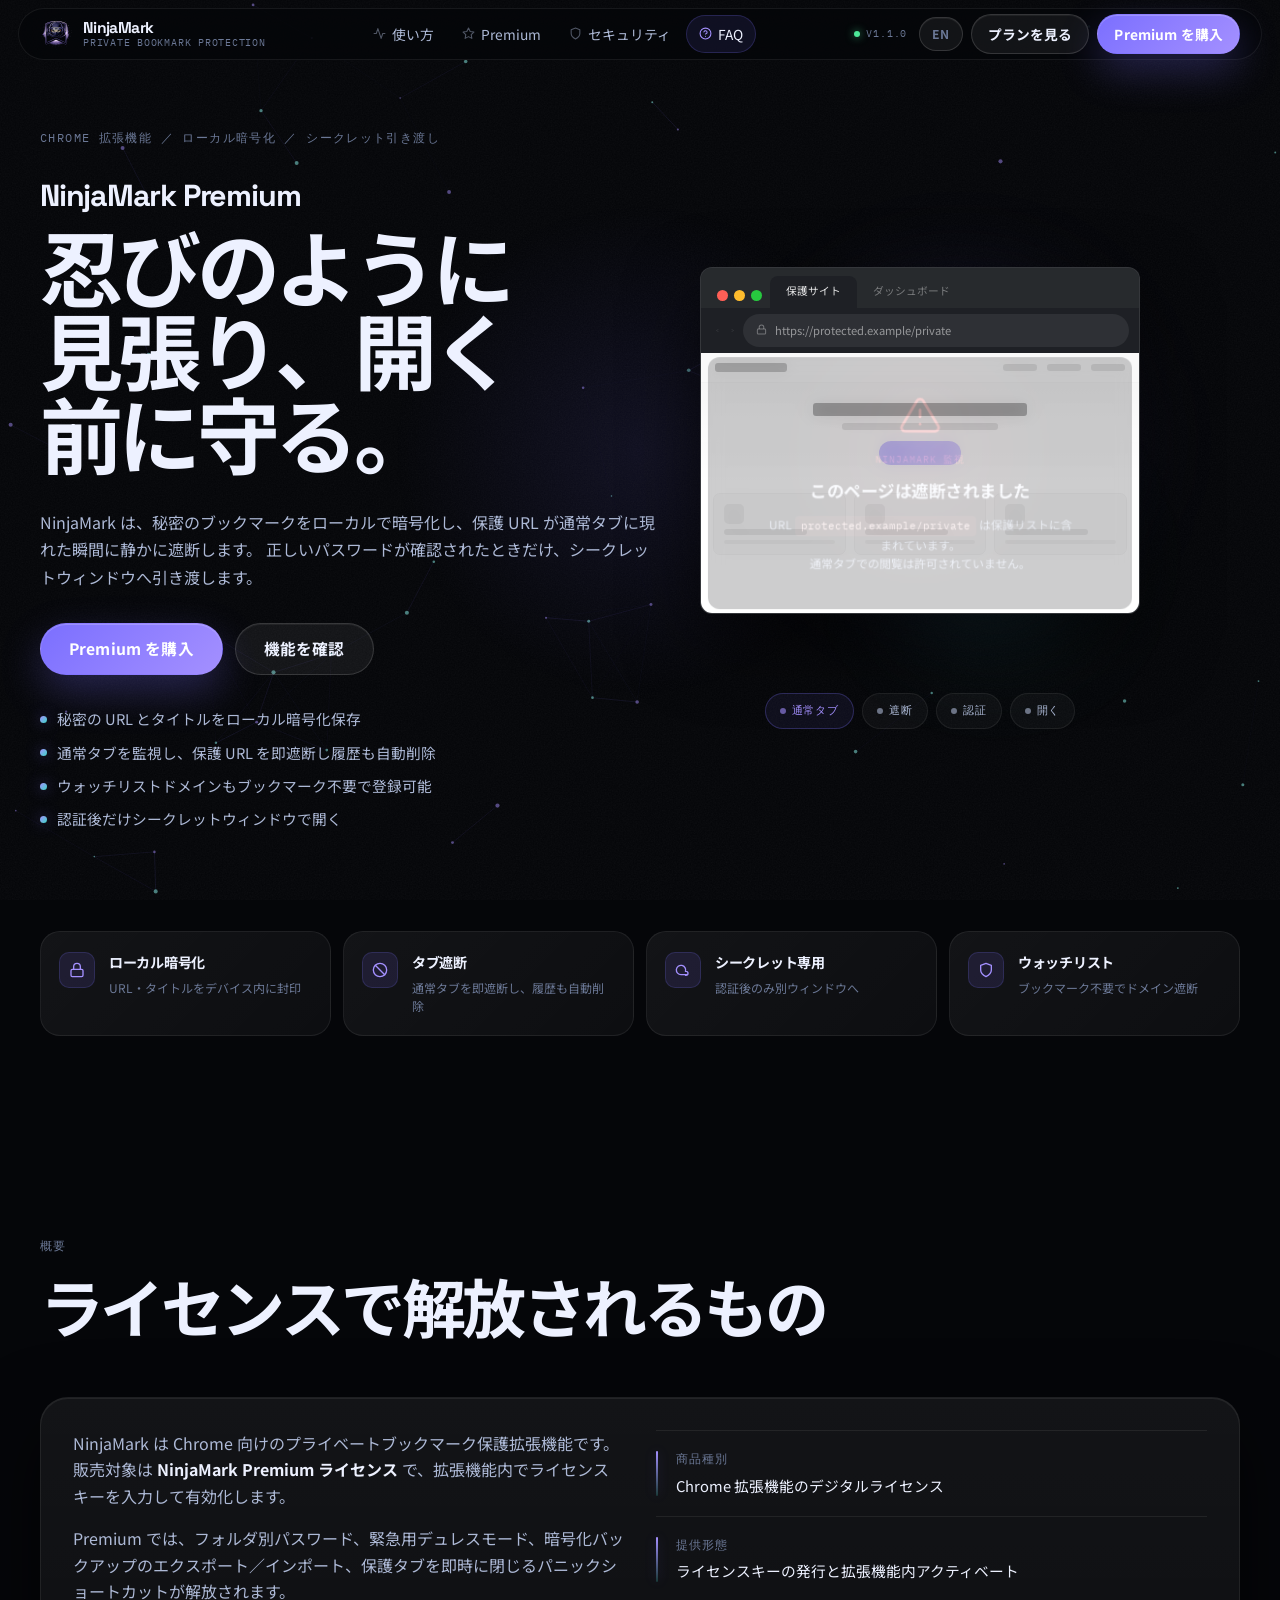
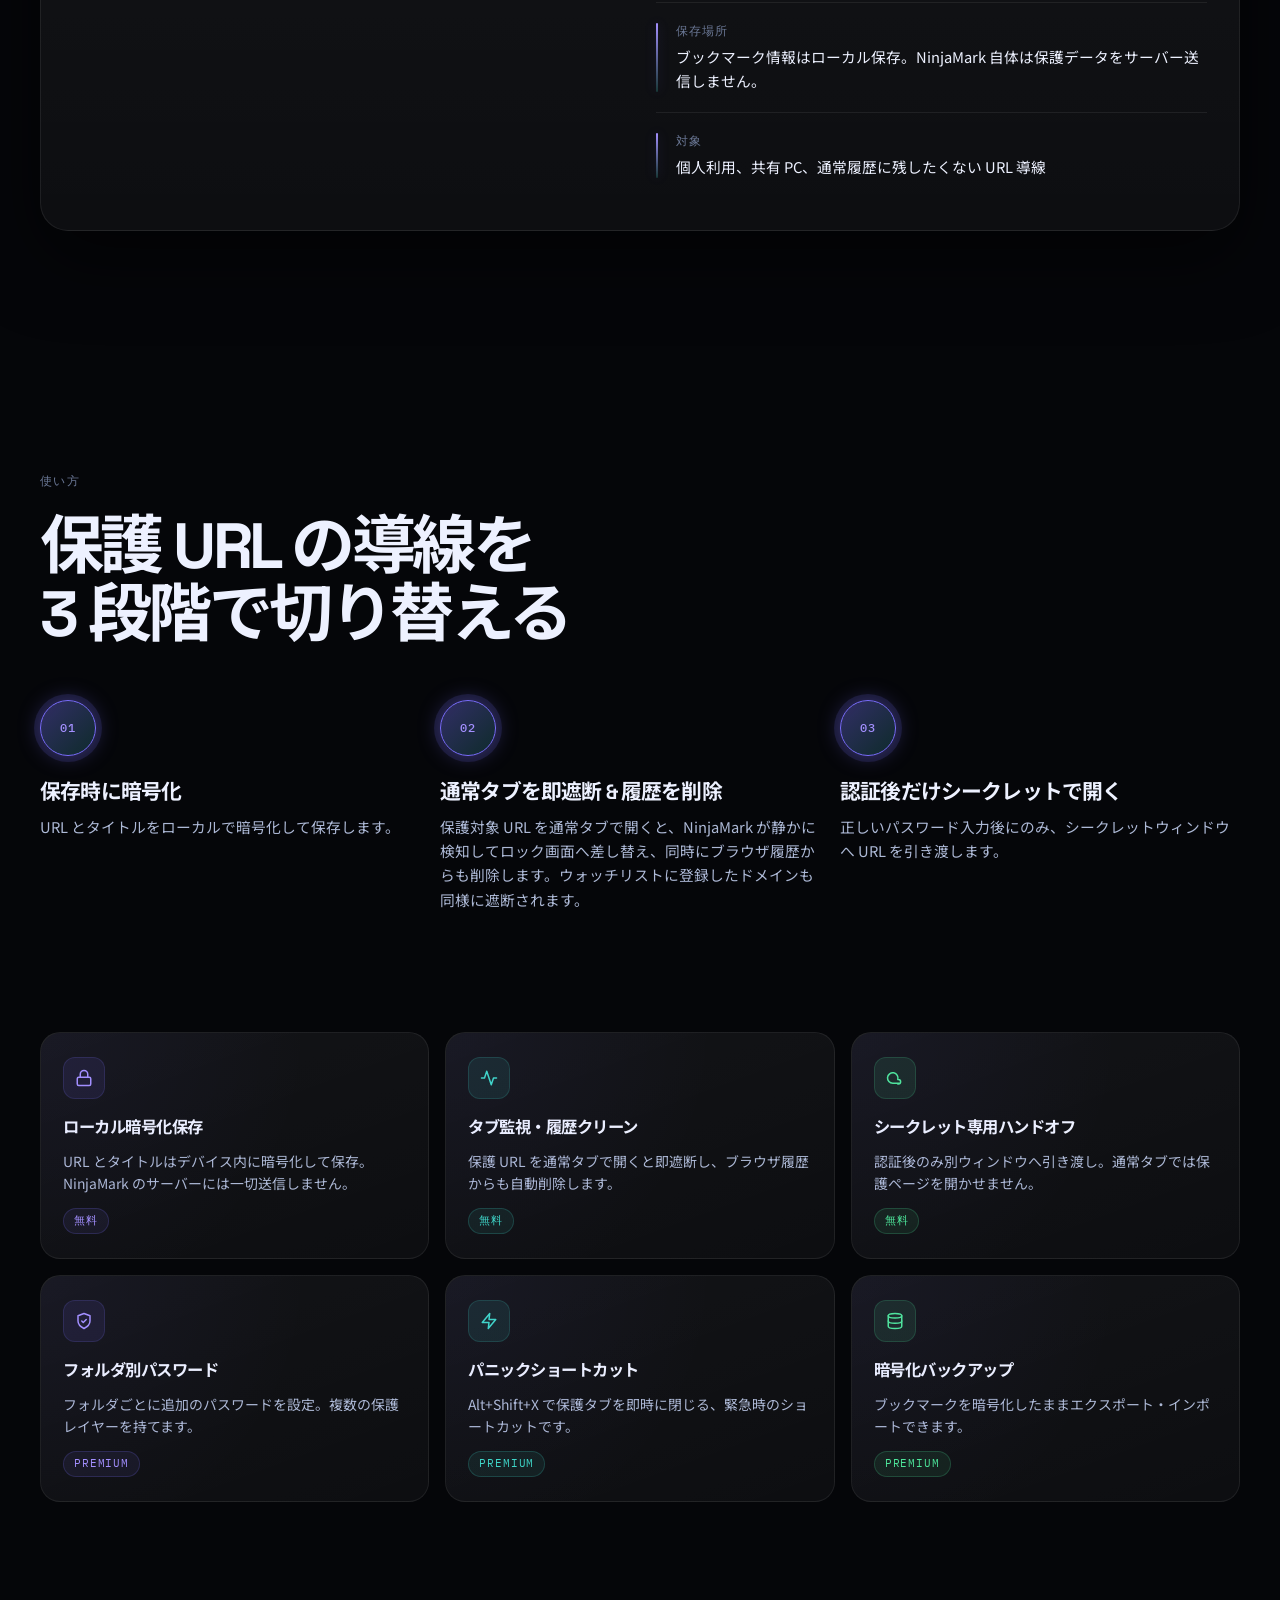
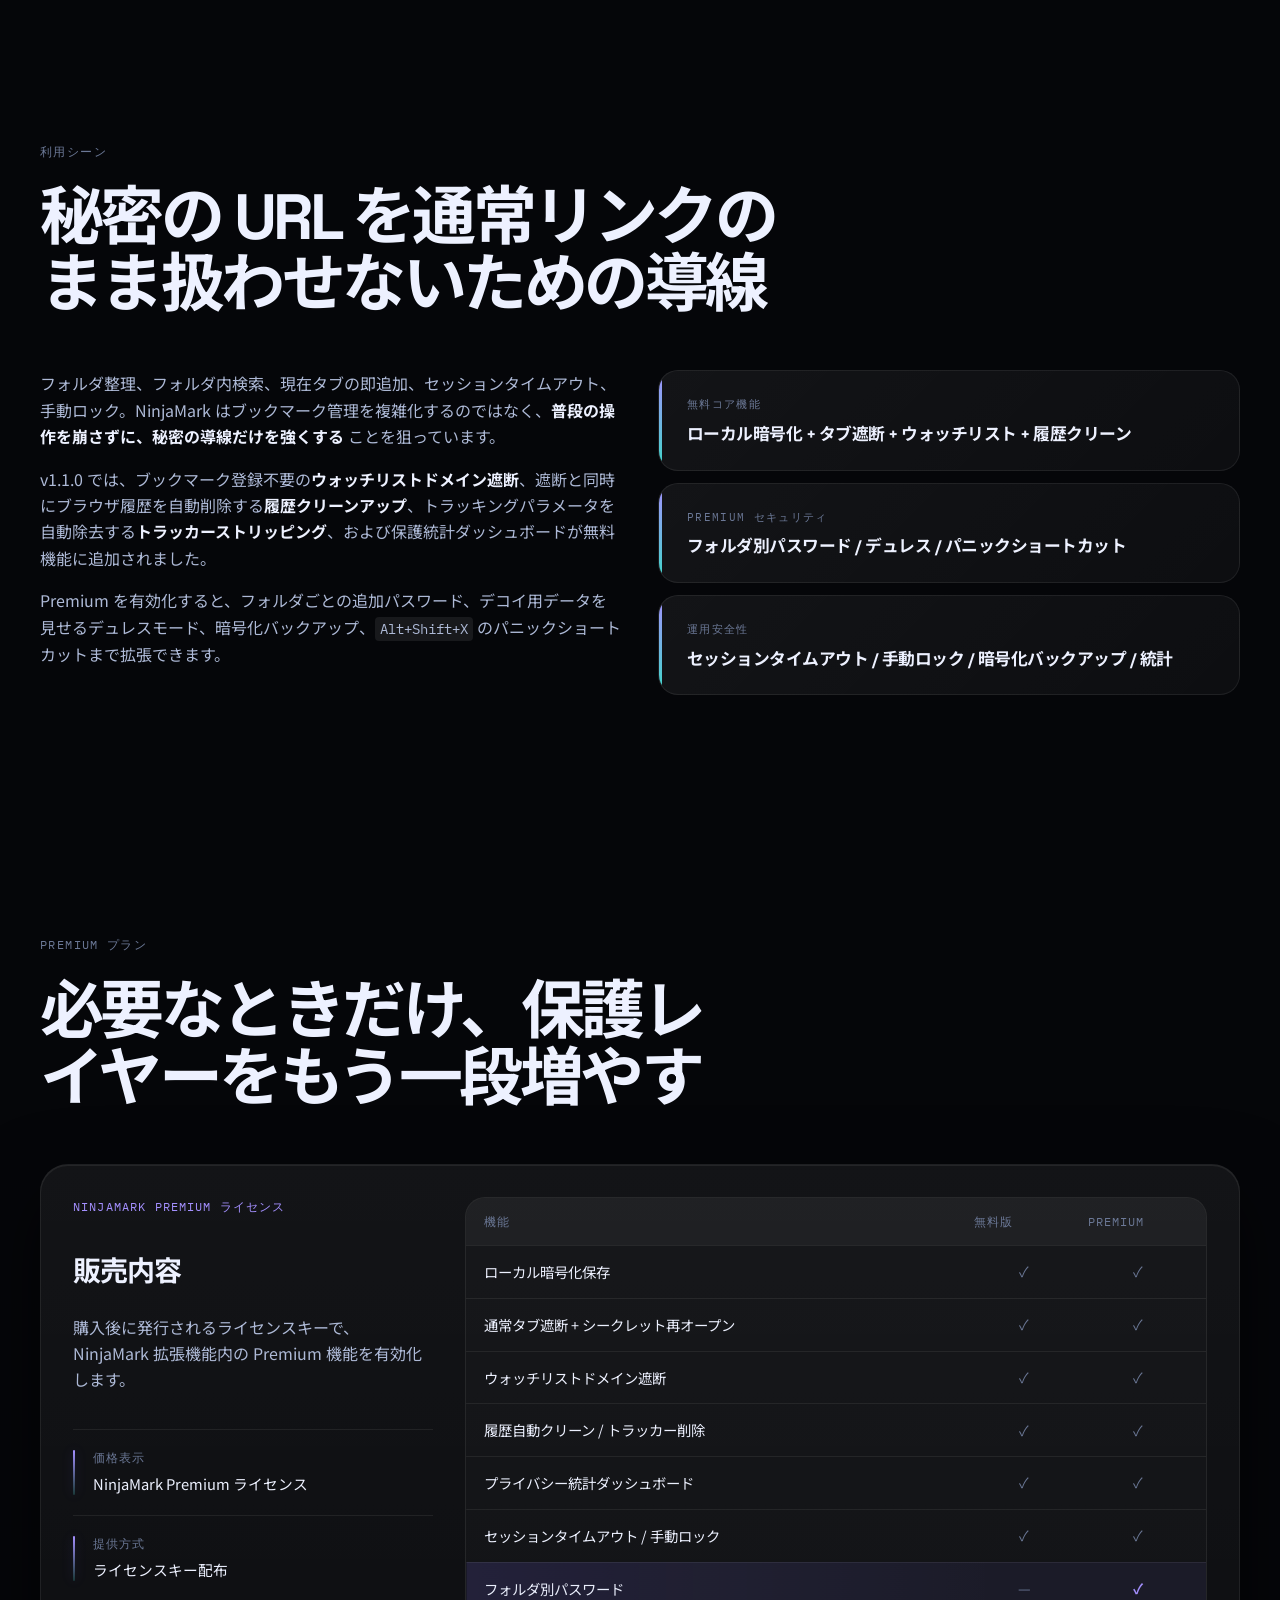
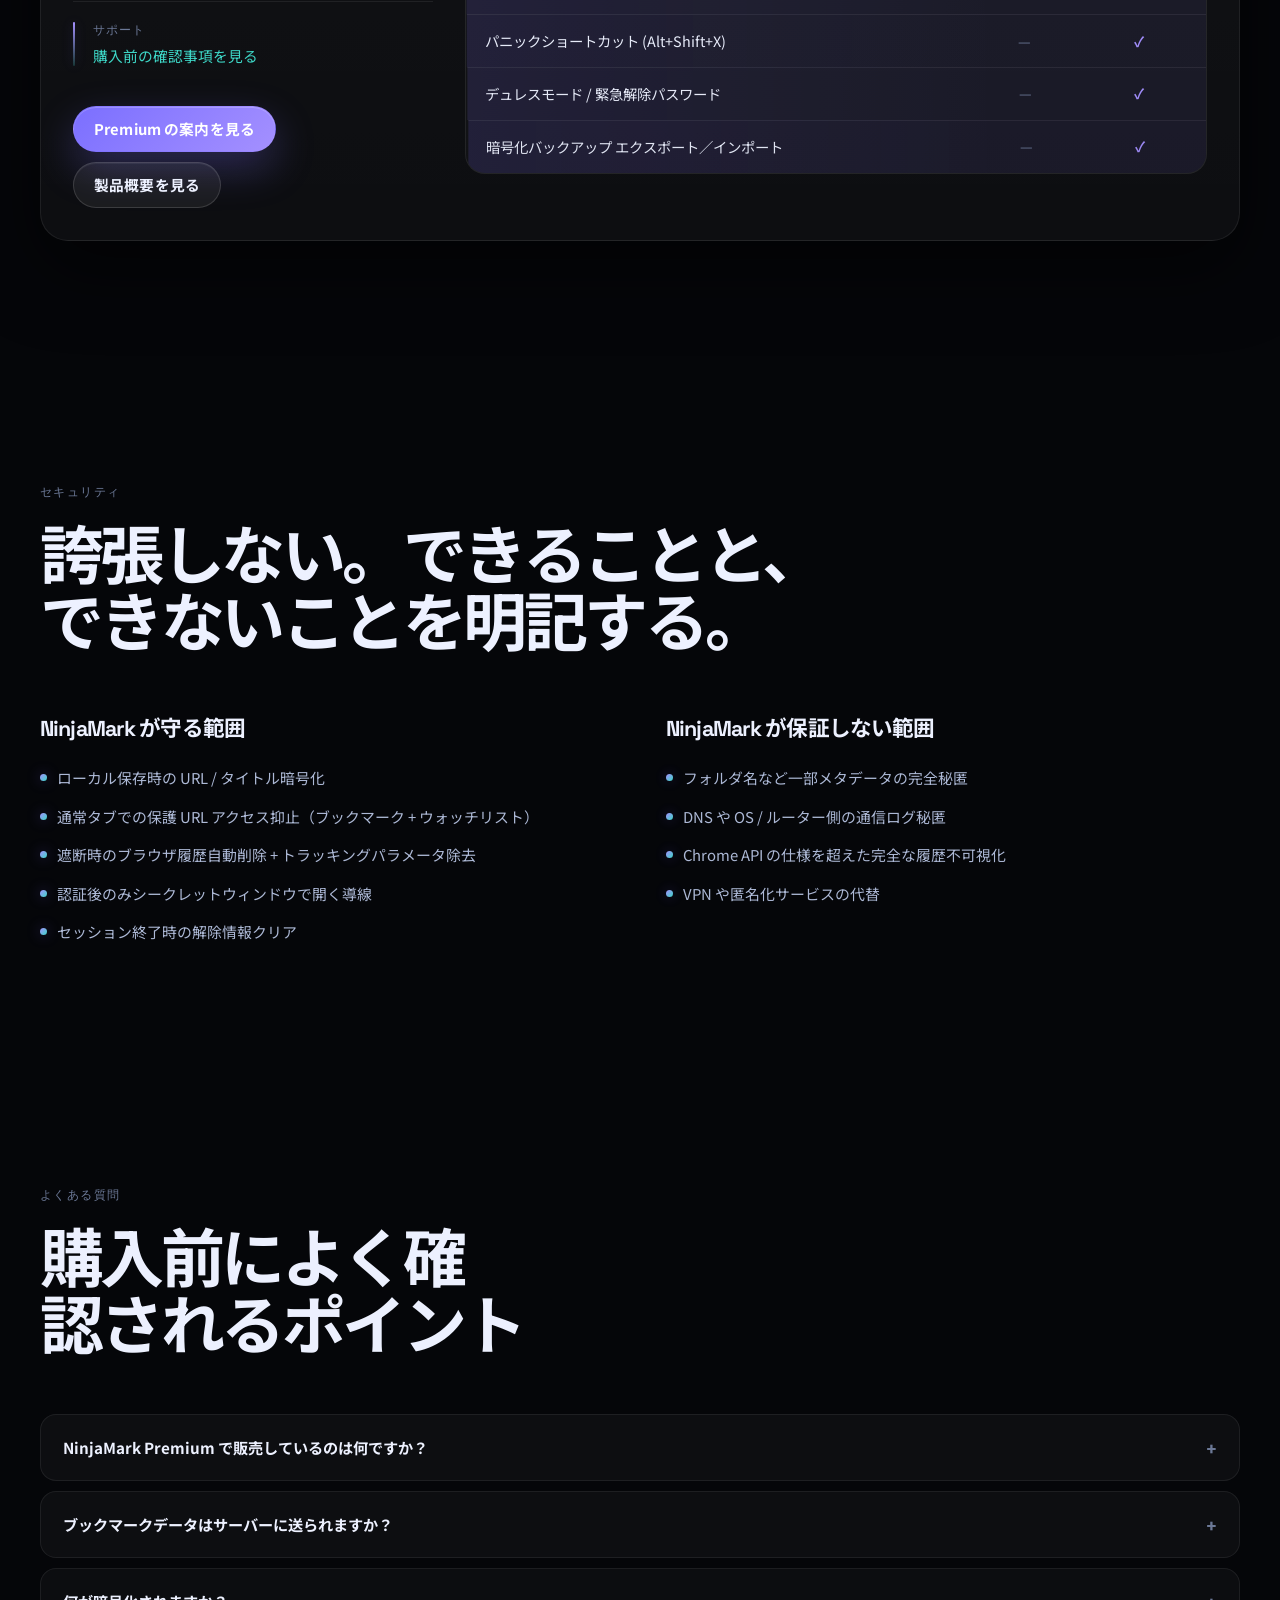
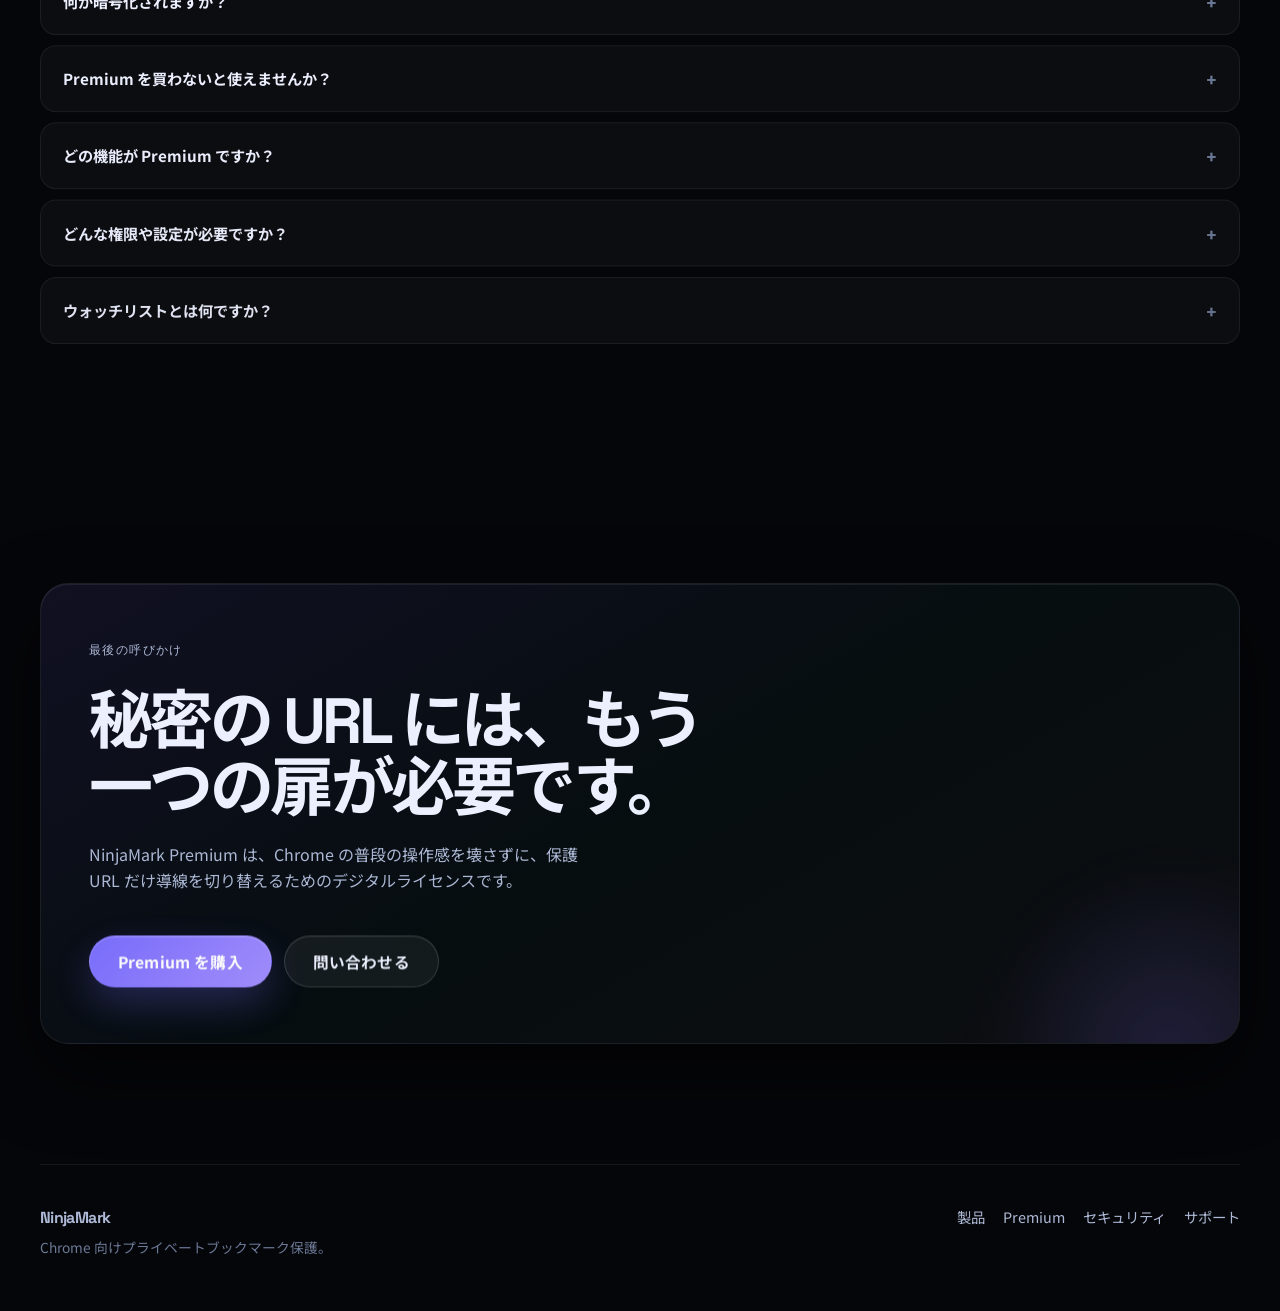
<file: index.html>
<!DOCTYPE html>
<html lang="ja" class="no-js">
<head>
  <meta charset="UTF-8">
  <meta name="viewport" content="width=device-width, initial-scale=1.0">
  <title>NinjaMark — 忍びのブックマーク保護</title>
  <meta
    name="description"
    content="NinjaMark は、秘密のブックマークをローカル暗号化し、保護 URL を通常タブで静かに遮断して履歴を自動削除、認証後だけシークレットウィンドウへ渡す Chrome 拡張機能です。ウォッチリストドメイン遮断・トラッカー削除・プライバシー統計が無料機能に含まれます。Premium ではフォルダ別パスワード、デュレスモード、暗号化バックアップ、パニックショートカットが利用できます。"
  >
  <meta name="theme-color" content="#050609">
  <meta property="og:title" content="NinjaMark Premium">
  <meta property="og:description" content="忍びのようにタブを見張り、秘密の URL だけを別ルートへ。Chrome 向けローカル暗号化ブックマーク保護。">
  <meta property="og:type" content="website">
  <link rel="icon" href="assets_v2/ninjamark-48.png" type="image/png">
  <link rel="preconnect" href="https://fonts.googleapis.com">
  <link rel="preconnect" href="https://fonts.gstatic.com" crossorigin>
  <link href="https://fonts.googleapis.com/css2?family=IBM+Plex+Mono:wght@400;500&family=Noto+Sans+JP:wght@400;500;700;800&family=Space+Grotesk:wght@500;700&display=swap" rel="stylesheet">
  <link rel="stylesheet" href="styles.css">
</head>
<body>
  <canvas id="bgCanvas" aria-hidden="true"></canvas>
  <svg class="noise" aria-hidden="true" xmlns="http://www.w3.org/2000/svg">
    <filter id="n">
      <feTurbulence type="fractalNoise" baseFrequency=".72" numOctaves="4" stitchTiles="stitch"></feTurbulence>
      <feColorMatrix type="saturate" values="0"></feColorMatrix>
    </filter>
    <rect width="100%" height="100%" filter="url(#n)"></rect>
  </svg>
  <div id="cursorGlow" aria-hidden="true"></div>

  <div class="page-wrap">
    <header class="nav" id="top">
      <a class="nav-brand" href="#top" aria-label="NinjaMark トップ">
        <img src="assets_v2/ninjamark-128.png" class="nav-logo" alt="">
        <span class="nav-brand-text">
          <span class="nav-name">NinjaMark</span>
          <span class="nav-tagline">Private Bookmark Protection</span>
        </span>
      </a>

      <nav class="nav-links" aria-label="ナビゲーション">
        <a href="#workflow">
          <svg width="13" height="13" viewBox="0 0 24 24" fill="none" stroke="currentColor" stroke-width="2" stroke-linecap="round" stroke-linejoin="round"><polyline points="22 12 18 12 15 21 9 3 6 12 2 12"></polyline></svg>
          使い方
        </a>
        <a href="#premium">
          <svg width="13" height="13" viewBox="0 0 24 24" fill="none" stroke="currentColor" stroke-width="2" stroke-linecap="round" stroke-linejoin="round"><polygon points="12 2 15.09 8.26 22 9.27 17 14.14 18.18 21.02 12 17.77 5.82 21.02 7 14.14 2 9.27 8.91 8.26 12 2"></polygon></svg>
          Premium
        </a>
        <a href="#security">
          <svg width="13" height="13" viewBox="0 0 24 24" fill="none" stroke="currentColor" stroke-width="2" stroke-linecap="round" stroke-linejoin="round"><path d="M12 22s8-4 8-10V5l-8-3-8 3v7c0 6 8 10 8 10z"></path></svg>
          セキュリティ
        </a>
        <a href="#faq">
          <svg width="13" height="13" viewBox="0 0 24 24" fill="none" stroke="currentColor" stroke-width="2" stroke-linecap="round" stroke-linejoin="round"><circle cx="12" cy="12" r="10"></circle><path d="M9.09 9a3 3 0 0 1 5.83 1c0 2-3 3-3 3"></path><line x1="12" y1="17" x2="12.01" y2="17"></line></svg>
          FAQ
        </a>
      </nav>

      <div class="nav-actions">
        <div class="nav-status"><span class="nav-status-dot"></span>v1.1.0</div>
        <a href="index-en.html" class="btn btn-ghost btn-xs" aria-label="Switch to English">EN</a>
        <a href="#premium" class="btn btn-ghost btn-sm">プランを見る</a>
        <a href="#premium" class="btn btn-primary btn-sm js-checkout-link">Premium を購入</a>
      </div>
    </header>

    <main>
      <section class="hero" id="hero">
        <div class="hero-copy">
          <p class="label hero-eyebrow js-fade-in" data-delay="180">Chrome 拡張機能 ／ ローカル暗号化 ／ シークレット引き渡し</p>
          <div class="hero-title-block">
            <p class="hero-brand js-fade-in" data-delay="300">NinjaMark Premium</p>
            <h1 class="js-split-title">忍びのように見張り、開く前に守る。</h1>
          </div>
          <p class="hero-lead js-fade-in" data-delay="700">
            NinjaMark は、秘密のブックマークをローカルで暗号化し、保護 URL が通常タブに現れた瞬間に静かに遮断します。
            正しいパスワードが確認されたときだけ、シークレットウィンドウへ引き渡します。
          </p>
          <div class="hero-ctas js-fade-in" data-delay="900">
            <a href="#premium" class="btn btn-primary btn-lg js-checkout-link">Premium を購入</a>
            <a href="#overview" class="btn btn-ghost btn-lg">機能を確認</a>
          </div>
          <ul class="hero-proof js-fade-in" data-delay="1100">
            <li>秘密の URL とタイトルをローカル暗号化保存</li>
            <li>通常タブを監視し、保護 URL を即遮断し履歴も自動削除</li>
            <li>ウォッチリストドメインもブックマーク不要で登録可能</li>
            <li>認証後だけシークレットウィンドウで開く</li>
          </ul>
        </div>

        <div class="hero-visual" aria-hidden="true">
          <div class="hero-orb hero-orb-1"></div>
          <div class="hero-orb hero-orb-2"></div>

          <div class="browser-stage">
            <div class="cwin js-chrome">
              <div class="cwin-titlebar">
                <div class="cwin-dots">
                  <span class="dot dot-r"></span><span class="dot dot-y"></span><span class="dot dot-g"></span>
                </div>
                <div class="cwin-tabs">
                  <div class="cwin-tab is-active"><span>保護サイト</span></div>
                  <div class="cwin-tab"><span>ダッシュボード</span></div>
                </div>
              </div>
              <div class="cwin-urlbar">
                <div class="cwin-nav-btns">
                  <svg width="13" height="13" viewBox="0 0 24 24" fill="none" stroke="currentColor" stroke-width="2"><polyline points="15 18 9 12 15 6"></polyline></svg>
                  <svg width="13" height="13" viewBox="0 0 24 24" fill="none" stroke="currentColor" stroke-width="2"><polyline points="9 18 15 12 9 6"></polyline></svg>
                </div>
                <div class="cwin-url js-cwin-url">
                  <span class="cwin-lock js-cwin-lock">
                    <svg width="11" height="11" viewBox="0 0 24 24" fill="none" stroke="currentColor" stroke-width="2.2"><rect x="3" y="11" width="18" height="11" rx="2"></rect><path d="M7 11V7a5 5 0 0 1 10 0v4"></path></svg>
                  </span>
                  <span class="cwin-url-text js-cwin-url-text">https://protected.example/private</span>
                </div>
              </div>
              <div class="cwin-body">
                <div class="page-skel js-page-skel">
                  <div class="skel-nav">
                    <div class="skel-logo"></div>
                    <div class="skel-links"><span></span><span></span><span></span></div>
                  </div>
                  <div class="skel-hero">
                    <div class="skel-h1"></div>
                    <div class="skel-h2"></div>
                    <div class="skel-cta"></div>
                  </div>
                  <div class="skel-grid">
                    <div class="skel-card"><div class="skel-icon"></div><div class="skel-text"></div><div class="skel-text skel-text--sm"></div></div>
                    <div class="skel-card"><div class="skel-icon"></div><div class="skel-text"></div><div class="skel-text skel-text--sm"></div></div>
                    <div class="skel-card"><div class="skel-icon"></div><div class="skel-text"></div><div class="skel-text skel-text--sm"></div></div>
                  </div>
                </div>

                <div class="block-overlay js-block-overlay">
                  <div class="block-inner">
                    <div class="block-icon">
                      <svg width="44" height="44" viewBox="0 0 24 24" fill="none" stroke="currentColor" stroke-width="1.5" stroke-linecap="round" stroke-linejoin="round">
                        <path d="M10.29 3.86L1.82 18a2 2 0 0 0 1.71 3h16.94a2 2 0 0 0 1.71-3L13.71 3.86a2 2 0 0 0-3.42 0z"></path>
                        <line x1="12" y1="9" x2="12" y2="13"></line>
                        <line x1="12" y1="17" x2="12.01" y2="17"></line>
                      </svg>
                    </div>
                    <p class="block-kicker">NinjaMark 監視</p>
                    <p class="block-title">このページは遮断されました</p>
                    <p class="block-copy">URL <code>protected.example/private</code> は保護リストに含まれています。<br>通常タブでの閲覧は許可されていません。</p>
                  </div>
                </div>

                <div class="auth-gate js-auth-gate">
                  <div class="auth-inner">
                    <div class="auth-brand">
                      <img src="assets_v2/ninjamark-128.png" class="auth-logo" alt="">
                      <div>
                        <p class="auth-name">NinjaMark</p>
                        <p class="auth-hint">パスワードを入力してシークレットウィンドウで開く</p>
                      </div>
                    </div>
                    <div class="auth-field">
                      <svg width="13" height="13" viewBox="0 0 24 24" fill="none" stroke="currentColor" stroke-width="2"><rect x="3" y="11" width="18" height="11" rx="2"></rect><path d="M7 11V7a5 5 0 0 1 10 0v4"></path></svg>
                      <div class="auth-dots">
                        <span class="auth-dot"></span><span class="auth-dot"></span><span class="auth-dot"></span><span class="auth-dot"></span>
                        <span class="auth-dot"></span><span class="auth-dot"></span><span class="auth-dot"></span><span class="auth-dot"></span>
                      </div>
                    </div>
                    <button class="btn btn-primary auth-unlock-btn js-auth-btn" type="button">シークレットで開く</button>
                    <div class="auth-verified js-auth-status">
                      <svg width="11" height="11" viewBox="0 0 24 24" fill="none" stroke="currentColor" stroke-width="2.5"><polyline points="20 6 9 17 4 12"></polyline></svg>
                      認証済み
                    </div>
                  </div>
                </div>
              </div>
            </div>

            <div class="iwin js-incognito">
              <div class="cwin-titlebar iwin-titlebar">
                <div class="cwin-dots">
                  <span class="dot dot-r"></span><span class="dot dot-y"></span><span class="dot dot-g"></span>
                </div>
                <div class="cwin-tabs">
                  <div class="cwin-tab is-active"><span>保護サイト</span></div>
                </div>
                <div class="iwin-badge">
                  <svg width="11" height="11" viewBox="0 0 24 24" fill="none" stroke="currentColor" stroke-width="2"><path d="M17.5 19H9a7 7 0 1 1 6.71-5h.79a3 3 0 1 1 0 6h-.79l1.79-1z"></path></svg>
                </div>
              </div>
              <div class="cwin-urlbar iwin-urlbar">
                <div class="cwin-nav-btns">
                  <svg width="13" height="13" viewBox="0 0 24 24" fill="none" stroke="currentColor" stroke-width="2"><polyline points="15 18 9 12 15 6"></polyline></svg>
                  <svg width="13" height="13" viewBox="0 0 24 24" fill="none" stroke="currentColor" stroke-width="2"><polyline points="9 18 15 12 9 6"></polyline></svg>
                </div>
                <div class="cwin-url">
                  <span style="flex-shrink:0">
                    <svg width="11" height="11" viewBox="0 0 24 24" fill="none" stroke="#4de899" stroke-width="2.2"><rect x="3" y="11" width="18" height="11" rx="2"></rect><path d="M7 11V7a5 5 0 0 1 10 0v4"></path></svg>
                  </span>
                  <span class="cwin-url-text">https://protected.example/private</span>
                </div>
              </div>
              <div class="cwin-body iwin-body">
                <div class="iwin-page">
                  <div class="skel-nav"><div class="skel-logo"></div><div class="skel-links"><span></span><span></span></div></div>
                  <div class="skel-hero"><div class="skel-h1"></div><div class="skel-h2"></div><div class="skel-cta"></div></div>
                </div>
                <div class="iwin-success">
                  <svg width="13" height="13" viewBox="0 0 24 24" fill="none" stroke="#4de899" stroke-width="2.5"><polyline points="20 6 9 17 4 12"></polyline></svg>
                  別のコンテキストで安全に開きました
                </div>
              </div>
            </div>

            <div class="transfer-beam js-beam" aria-hidden="true"></div>
          </div>

          <div class="demo-controls">
            <button class="demo-btn js-demo-btn is-active" data-phase="0" type="button"><span class="demo-dot"></span>通常タブ</button>
            <button class="demo-btn js-demo-btn" data-phase="1" type="button"><span class="demo-dot"></span>遮断</button>
            <button class="demo-btn js-demo-btn" data-phase="2" type="button"><span class="demo-dot"></span>認証</button>
            <button class="demo-btn js-demo-btn" data-phase="3" type="button"><span class="demo-dot"></span>開く</button>
          </div>
        </div>
      </section>

      <div class="feature-strip js-reveal">
        <div class="feature-strip-item">
          <div class="feature-strip-icon">
            <svg width="16" height="16" viewBox="0 0 24 24" fill="none" stroke="currentColor" stroke-width="2" stroke-linecap="round" stroke-linejoin="round"><rect x="3" y="11" width="18" height="11" rx="2"></rect><path d="M7 11V7a5 5 0 0 1 10 0v4"></path></svg>
          </div>
          <div class="feature-strip-text">
            <p class="feature-strip-title">ローカル暗号化</p>
            <p class="feature-strip-desc">URL・タイトルをデバイス内に封印</p>
          </div>
        </div>
        <div class="feature-strip-item">
          <div class="feature-strip-icon">
            <svg width="16" height="16" viewBox="0 0 24 24" fill="none" stroke="currentColor" stroke-width="2" stroke-linecap="round" stroke-linejoin="round"><circle cx="12" cy="12" r="10"></circle><line x1="4.93" y1="4.93" x2="19.07" y2="19.07"></line></svg>
          </div>
          <div class="feature-strip-text">
            <p class="feature-strip-title">タブ遮断</p>
            <p class="feature-strip-desc">通常タブを即遮断し、履歴も自動削除</p>
          </div>
        </div>
        <div class="feature-strip-item">
          <div class="feature-strip-icon">
            <svg width="16" height="16" viewBox="0 0 24 24" fill="none" stroke="currentColor" stroke-width="2" stroke-linecap="round" stroke-linejoin="round"><path d="M17.5 19H9a7 7 0 1 1 6.71-5h.79a3 3 0 1 1 0 6h-.79l1.79-1z"></path></svg>
          </div>
          <div class="feature-strip-text">
            <p class="feature-strip-title">シークレット専用</p>
            <p class="feature-strip-desc">認証後のみ別ウィンドウへ</p>
          </div>
        </div>
        <div class="feature-strip-item">
          <div class="feature-strip-icon">
            <svg width="16" height="16" viewBox="0 0 24 24" fill="none" stroke="currentColor" stroke-width="2" stroke-linecap="round" stroke-linejoin="round"><path d="M12 22s8-4 8-10V5l-8-3-8 3v7c0 6 8 10 8 10z"></path></svg>
          </div>
          <div class="feature-strip-text">
            <p class="feature-strip-title">ウォッチリスト</p>
            <p class="feature-strip-desc">ブックマーク不要でドメイン遮断</p>
          </div>
        </div>
      </div>

      <section id="overview" class="section">
        <div class="section-head js-reveal">
          <p class="label">概要</p>
          <h2>ライセンスで解放されるもの</h2>
        </div>
        <div class="overview-grid js-reveal js-tilt">
          <div class="overview-copy">
            <p>NinjaMark は Chrome 向けのプライベートブックマーク保護拡張機能です。販売対象は <strong>NinjaMark Premium ライセンス</strong> で、拡張機能内でライセンスキーを入力して有効化します。</p>
            <p>Premium では、フォルダ別パスワード、緊急用デュレスモード、暗号化バックアップのエクスポート／インポート、保護タブを即時に閉じるパニックショートカットが解放されます。</p>
          </div>
          <dl class="overview-meta">
            <div class="meta-item"><dt>商品種別</dt><dd>Chrome 拡張機能のデジタルライセンス</dd></div>
            <div class="meta-item"><dt>提供形態</dt><dd>ライセンスキーの発行と拡張機能内アクティベート</dd></div>
            <div class="meta-item"><dt>保存場所</dt><dd>ブックマーク情報はローカル保存。NinjaMark 自体は保護データをサーバー送信しません。</dd></div>
            <div class="meta-item"><dt>対象</dt><dd>個人利用、共有 PC、通常履歴に残したくない URL 導線</dd></div>
          </dl>
        </div>
      </section>

      <section id="workflow" class="section">
        <div class="section-head js-reveal">
          <p class="label">使い方</p>
          <h2>保護 URL の導線を<br>3 段階で切り替える</h2>
        </div>
        <div class="workflow-timeline js-reveal">
          <div class="timeline-step">
            <div class="timeline-num">01</div>
            <div class="timeline-step-body">
              <h3>保存時に暗号化</h3>
              <p>URL とタイトルをローカルで暗号化して保存します。</p>
            </div>
          </div>
          <div class="timeline-step">
            <div class="timeline-num">02</div>
            <div class="timeline-step-body">
              <h3>通常タブを即遮断 &amp; 履歴を削除</h3>
              <p>保護対象 URL を通常タブで開くと、NinjaMark が静かに検知してロック画面へ差し替え、同時にブラウザ履歴からも削除します。ウォッチリストに登録したドメインも同様に遮断されます。</p>
            </div>
          </div>
          <div class="timeline-step">
            <div class="timeline-num">03</div>
            <div class="timeline-step-body">
              <h3>認証後だけシークレットで開く</h3>
              <p>正しいパスワード入力後にのみ、シークレットウィンドウへ URL を引き渡します。</p>
            </div>
          </div>
        </div>
      </section>

      <section class="section section-features">
        <div class="features-grid js-reveal">
          <div class="feature-card">
            <div class="feature-card-icon">
              <svg width="18" height="18" viewBox="0 0 24 24" fill="none" stroke="currentColor" stroke-width="2" stroke-linecap="round" stroke-linejoin="round"><rect x="3" y="11" width="18" height="11" rx="2"></rect><path d="M7 11V7a5 5 0 0 1 10 0v4"></path></svg>
            </div>
            <p class="feature-card-title">ローカル暗号化保存</p>
            <p class="feature-card-desc">URL とタイトルはデバイス内に暗号化して保存。NinjaMark のサーバーには一切送信しません。</p>
            <span class="feature-card-badge">無料</span>
          </div>
          <div class="feature-card feature-card--cyan">
            <div class="feature-card-icon">
              <svg width="18" height="18" viewBox="0 0 24 24" fill="none" stroke="currentColor" stroke-width="2" stroke-linecap="round" stroke-linejoin="round"><polyline points="22 12 18 12 15 21 9 3 6 12 2 12"></polyline></svg>
            </div>
            <p class="feature-card-title">タブ監視・履歴クリーン</p>
            <p class="feature-card-desc">保護 URL を通常タブで開くと即遮断し、ブラウザ履歴からも自動削除します。</p>
            <span class="feature-card-badge">無料</span>
          </div>
          <div class="feature-card feature-card--green">
            <div class="feature-card-icon">
              <svg width="18" height="18" viewBox="0 0 24 24" fill="none" stroke="currentColor" stroke-width="2" stroke-linecap="round" stroke-linejoin="round"><path d="M17.5 19H9a7 7 0 1 1 6.71-5h.79a3 3 0 1 1 0 6h-.79l1.79-1z"></path></svg>
            </div>
            <p class="feature-card-title">シークレット専用ハンドオフ</p>
            <p class="feature-card-desc">認証後のみ別ウィンドウへ引き渡し。通常タブでは保護ページを開かせません。</p>
            <span class="feature-card-badge">無料</span>
          </div>
          <div class="feature-card">
            <div class="feature-card-icon">
              <svg width="18" height="18" viewBox="0 0 24 24" fill="none" stroke="currentColor" stroke-width="2" stroke-linecap="round" stroke-linejoin="round"><path d="M12 22s8-4 8-10V5l-8-3-8 3v7c0 6 8 10 8 10z"></path><polyline points="9 12 11 14 15 10"></polyline></svg>
            </div>
            <p class="feature-card-title">フォルダ別パスワード</p>
            <p class="feature-card-desc">フォルダごとに追加のパスワードを設定。複数の保護レイヤーを持てます。</p>
            <span class="feature-card-badge">Premium</span>
          </div>
          <div class="feature-card feature-card--cyan">
            <div class="feature-card-icon">
              <svg width="18" height="18" viewBox="0 0 24 24" fill="none" stroke="currentColor" stroke-width="2" stroke-linecap="round" stroke-linejoin="round"><polygon points="13 2 3 14 12 14 11 22 21 10 12 10 13 2"></polygon></svg>
            </div>
            <p class="feature-card-title">パニックショートカット</p>
            <p class="feature-card-desc">Alt+Shift+X で保護タブを即時に閉じる、緊急時のショートカットです。</p>
            <span class="feature-card-badge">Premium</span>
          </div>
          <div class="feature-card feature-card--green">
            <div class="feature-card-icon">
              <svg width="18" height="18" viewBox="0 0 24 24" fill="none" stroke="currentColor" stroke-width="2" stroke-linecap="round" stroke-linejoin="round"><ellipse cx="12" cy="5" rx="9" ry="3"></ellipse><path d="M21 12c0 1.66-4 3-9 3s-9-1.34-9-3"></path><path d="M3 5v14c0 1.66 4 3 9 3s9-1.34 9-3V5"></path></svg>
            </div>
            <p class="feature-card-title">暗号化バックアップ</p>
            <p class="feature-card-desc">ブックマークを暗号化したままエクスポート・インポートできます。</p>
            <span class="feature-card-badge">Premium</span>
          </div>
        </div>
      </section>

      <section class="section section-showcase">
        <div class="section-head js-reveal">
          <p class="label">利用シーン</p>
          <h2>秘密の URL を通常リンクのまま扱わせないための導線</h2>
        </div>
        <div class="showcase-grid">
          <div class="showcase-copy js-reveal">
            <p>フォルダ整理、フォルダ内検索、現在タブの即追加、セッションタイムアウト、手動ロック。NinjaMark はブックマーク管理を複雑化するのではなく、<strong>普段の操作を崩さずに、秘密の導線だけを強くする</strong> ことを狙っています。</p>
            <p>v1.1.0 では、ブックマーク登録不要の<strong>ウォッチリストドメイン遮断</strong>、遮断と同時にブラウザ履歴を自動削除する<strong>履歴クリーンアップ</strong>、トラッキングパラメータを自動除去する<strong>トラッカーストリッピング</strong>、および保護統計ダッシュボードが無料機能に追加されました。</p>
            <p>Premium を有効化すると、フォルダごとの追加パスワード、デコイ用データを見せるデュレスモード、暗号化バックアップ、<code class="inline-code">Alt+Shift+X</code> のパニックショートカットまで拡張できます。</p>
          </div>
          <div class="showcase-strip js-reveal">
            <div class="showcase-item">
              <p class="showcase-label">無料コア機能</p>
              <p class="showcase-val">ローカル暗号化 + タブ遮断 + ウォッチリスト + 履歴クリーン</p>
            </div>
            <div class="showcase-item">
              <p class="showcase-label">Premium セキュリティ</p>
              <p class="showcase-val">フォルダ別パスワード / デュレス / パニックショートカット</p>
            </div>
            <div class="showcase-item">
              <p class="showcase-label">運用安全性</p>
              <p class="showcase-val">セッションタイムアウト / 手動ロック / 暗号化バックアップ / 統計</p>
            </div>
          </div>
        </div>
      </section>

      <section id="premium" class="section">
        <div class="section-head js-reveal">
          <p class="label">Premium プラン</p>
          <h2>必要なときだけ、保護レイヤーをもう一段増やす</h2>
        </div>
        <div class="plan-shell js-reveal js-tilt">
          <div class="plan-side">
            <p class="plan-tag">NinjaMark Premium ライセンス</p>
            <h3>販売内容</h3>
            <p class="plan-lead">購入後に発行されるライセンスキーで、NinjaMark 拡張機能内の Premium 機能を有効化します。</p>
            <dl class="plan-meta">
              <div class="meta-item"><dt>価格表示</dt><dd class="js-price-label">NinjaMark Premium ライセンス</dd></div>
              <div class="meta-item"><dt>提供方式</dt><dd class="js-billing-label">ライセンスキー配布</dd></div>
              <div class="meta-item"><dt>サポート</dt><dd><a class="text-link js-support-link" href="#faq">購入前の確認事項を見る</a></dd></div>
            </dl>
            <div class="plan-actions">
              <a class="btn btn-primary js-checkout-link" href="#premium">Premium の案内を見る</a>
              <a class="btn btn-ghost js-store-link" href="#overview">製品概要を見る</a>
            </div>
          </div>
          <div class="plan-table" role="table" aria-label="無料版と Premium の機能比較">
            <div class="plan-table-head" role="row">
              <span role="columnheader">機能</span>
              <span role="columnheader">無料版</span>
              <span role="columnheader">Premium</span>
            </div>
            <div class="plan-row" role="row"><span>ローカル暗号化保存</span><span>✓</span><span>✓</span></div>
            <div class="plan-row" role="row"><span>通常タブ遮断 + シークレット再オープン</span><span>✓</span><span>✓</span></div>
            <div class="plan-row" role="row"><span>ウォッチリストドメイン遮断</span><span>✓</span><span>✓</span></div>
            <div class="plan-row" role="row"><span>履歴自動クリーン / トラッカー削除</span><span>✓</span><span>✓</span></div>
            <div class="plan-row" role="row"><span>プライバシー統計ダッシュボード</span><span>✓</span><span>✓</span></div>
            <div class="plan-row" role="row"><span>セッションタイムアウト / 手動ロック</span><span>✓</span><span>✓</span></div>
            <div class="plan-row plan-row--premium" role="row"><span>フォルダ別パスワード</span><span>—</span><span>✓</span></div>
            <div class="plan-row plan-row--premium" role="row"><span>パニックショートカット (Alt+Shift+X)</span><span>—</span><span>✓</span></div>
            <div class="plan-row plan-row--premium" role="row"><span>デュレスモード / 緊急解除パスワード</span><span>—</span><span>✓</span></div>
            <div class="plan-row plan-row--premium" role="row"><span>暗号化バックアップ エクスポート／インポート</span><span>—</span><span>✓</span></div>
          </div>
        </div>
      </section>

      <section id="security" class="section">
        <div class="section-head js-reveal">
          <p class="label">セキュリティ</p>
          <h2>誇張しない。できることと、できないことを明記する。</h2>
        </div>
        <div class="security-grid js-reveal">
          <div>
            <h3>NinjaMark が守る範囲</h3>
            <ul class="plain-list">
              <li>ローカル保存時の URL / タイトル暗号化</li>
              <li>通常タブでの保護 URL アクセス抑止（ブックマーク + ウォッチリスト）</li>
              <li>遮断時のブラウザ履歴自動削除 + トラッキングパラメータ除去</li>
              <li>認証後のみシークレットウィンドウで開く導線</li>
              <li>セッション終了時の解除情報クリア</li>
            </ul>
          </div>
          <div>
            <h3>NinjaMark が保証しない範囲</h3>
            <ul class="plain-list">
              <li>フォルダ名など一部メタデータの完全秘匿</li>
              <li>DNS や OS / ルーター側の通信ログ秘匿</li>
              <li>Chrome API の仕様を超えた完全な履歴不可視化</li>
              <li>VPN や匿名化サービスの代替</li>
            </ul>
          </div>
        </div>
      </section>

      <section id="faq" class="section">
        <div class="section-head js-reveal">
          <p class="label">よくある質問</p>
          <h2>購入前によく確認されるポイント</h2>
        </div>
        <div class="faq-list js-reveal">
          <details class="faq-item"><summary>NinjaMark Premium で販売しているのは何ですか？</summary><p>Chrome 拡張機能 NinjaMark の Premium 機能を有効化するデジタルライセンスです。購入後にライセンスキーを発行し、拡張機能内でアクティベートします。</p></details>
          <details class="faq-item"><summary>ブックマークデータはサーバーに送られますか？</summary><p>NinjaMark の保護対象ブックマークはローカル保存を前提にしており、保護データ自体を NinjaMark のサーバーへ送る設計ではありません。</p></details>
          <details class="faq-item"><summary>何が暗号化されますか？</summary><p>ブックマークの URL とタイトルはローカルで暗号化されます。フォルダ名は一覧表示のため平文で保存されます。</p></details>
          <details class="faq-item"><summary>Premium を買わないと使えませんか？</summary><p>いいえ。基本の暗号化保存、通常タブ遮断、認証後のシークレット再オープン、セッション管理は無料プランで利用できます。</p></details>
          <details class="faq-item"><summary>どの機能が Premium ですか？</summary><p>フォルダ別パスワード、パニックショートカット、緊急解除パスワードによるデュレスモード、暗号化バックアップのエクスポート／インポートが Premium 対象です。</p></details>
          <details class="faq-item"><summary>どんな権限や設定が必要ですか？</summary><p><code>tabs</code> 権限はオプションです。許可するとタブ監視による自動遮断と現在タブのクイック追加が有効になります。また、保護 URL をシークレットウィンドウで開くには Chrome の「シークレット モードでの実行を許可」も必要です。</p></details>
          <details class="faq-item"><summary>ウォッチリストとは何ですか？</summary><p>ブックマークとして保存せずにドメインだけ登録する機能です。ウォッチリストに追加したドメインへのアクセスは、ブックマーク保護と同じようにロック画面で遮断されます。</p></details>
        </div>
      </section>

      <section class="section section-cta js-reveal">
        <div class="cta-shell">
          <p class="label">最後の呼びかけ</p>
          <h2>秘密の URL には、もう一つの扉が必要です。</h2>
          <p>NinjaMark Premium は、Chrome の普段の操作感を壊さずに、保護 URL だけ導線を切り替えるためのデジタルライセンスです。</p>
          <div class="cta-actions">
            <a class="btn btn-primary btn-lg js-checkout-link" href="#premium">Premium を購入</a>
            <a class="btn btn-ghost btn-lg js-support-link" href="#faq">問い合わせる</a>
          </div>
        </div>
      </section>
    </main>

    <footer class="site-footer">
      <div>
        <p class="footer-name">NinjaMark</p>
        <p class="footer-copy">Chrome 向けプライベートブックマーク保護。</p>
      </div>
      <div class="footer-links">
        <a href="#overview">製品</a>
        <a href="#premium">Premium</a>
        <a href="#security">セキュリティ</a>
        <a href="#faq" class="js-support-link">サポート</a>
      </div>
    </footer>
  </div>

  <script type="module" src="script.js"></script>
</body>
</html>
</file>
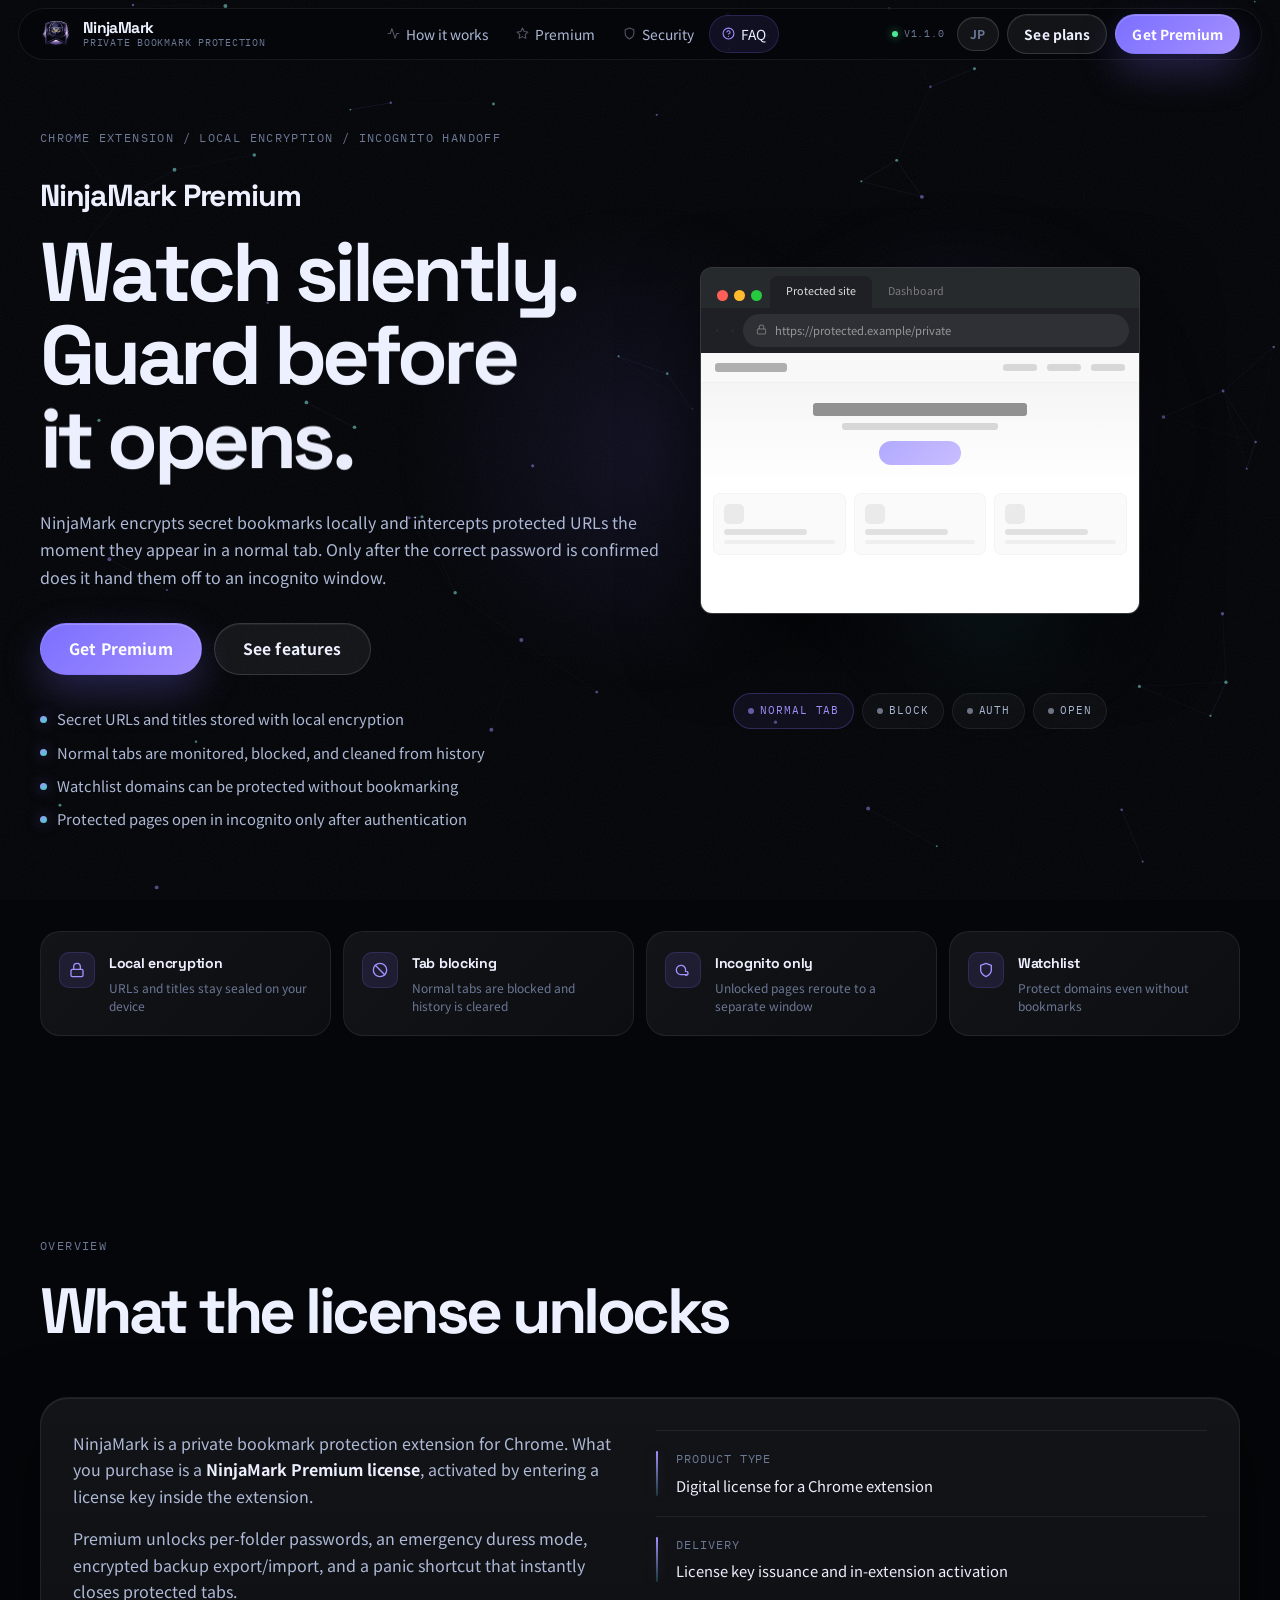
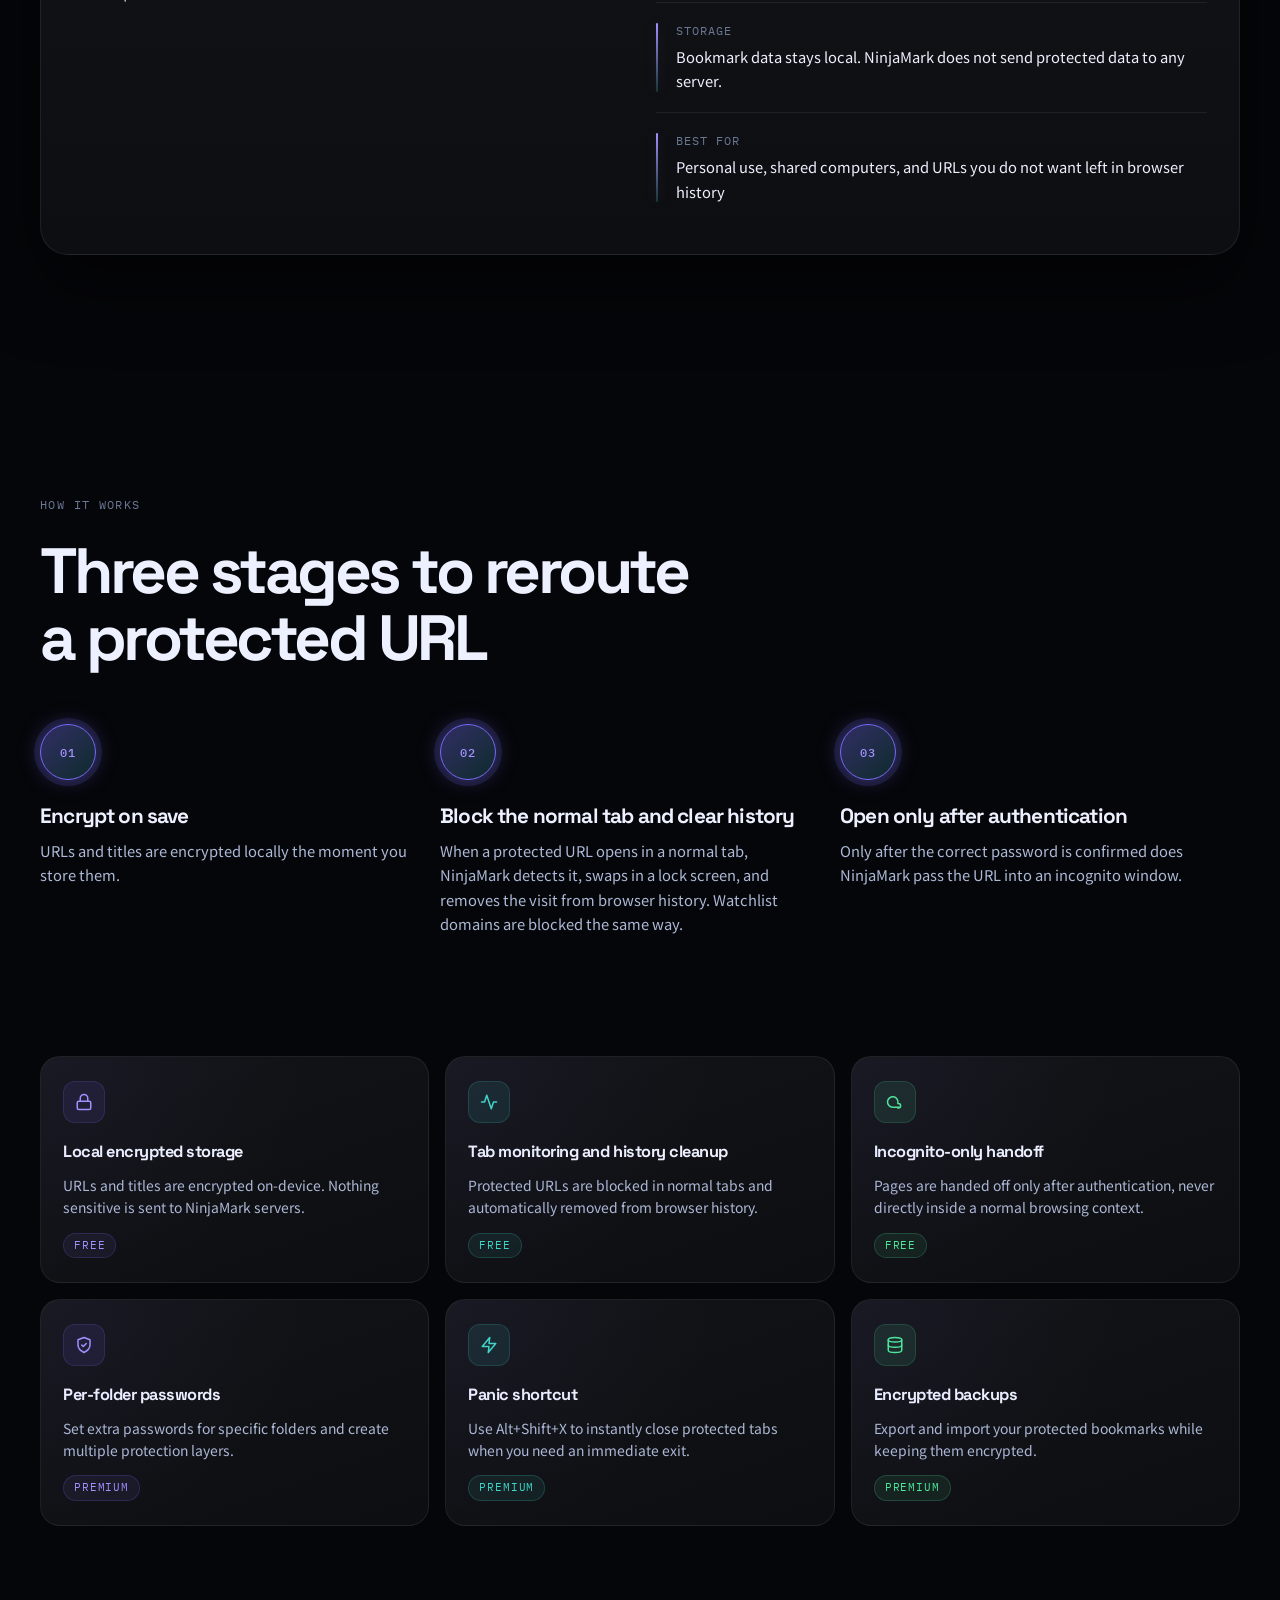
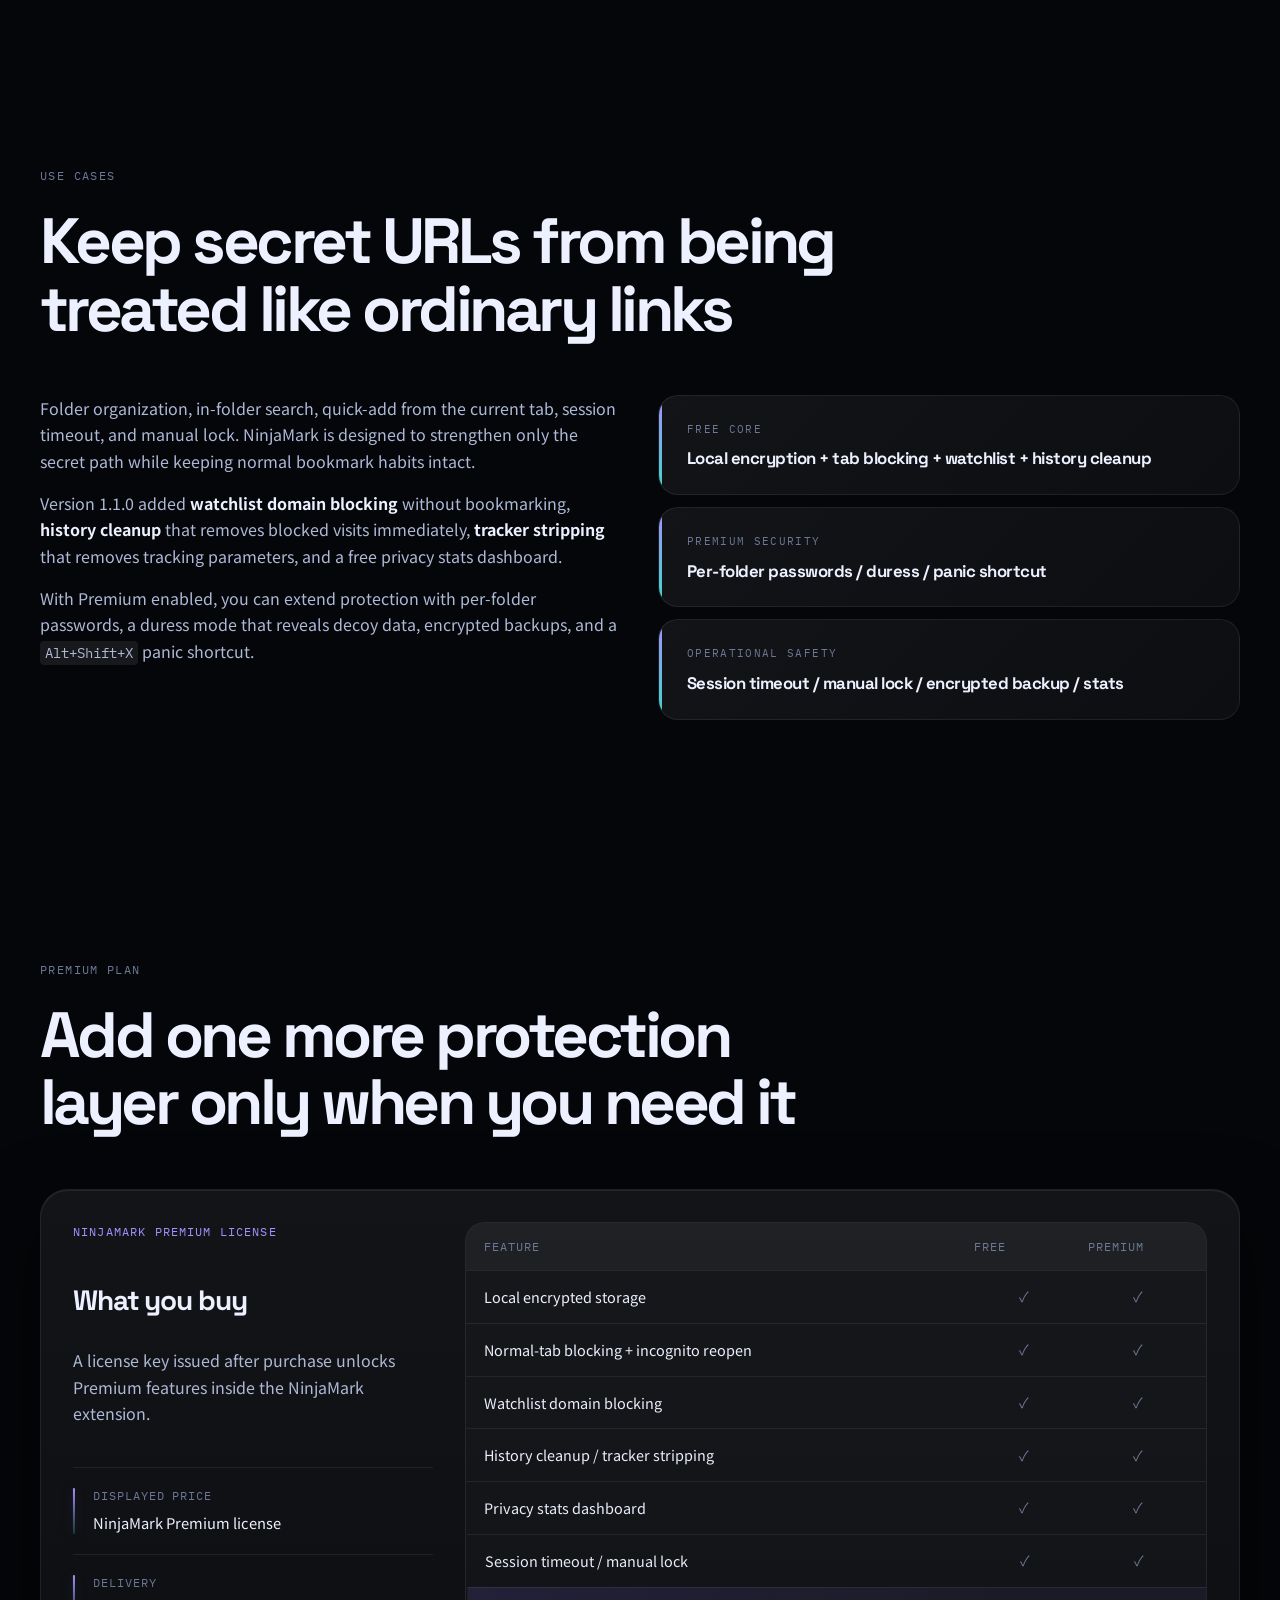
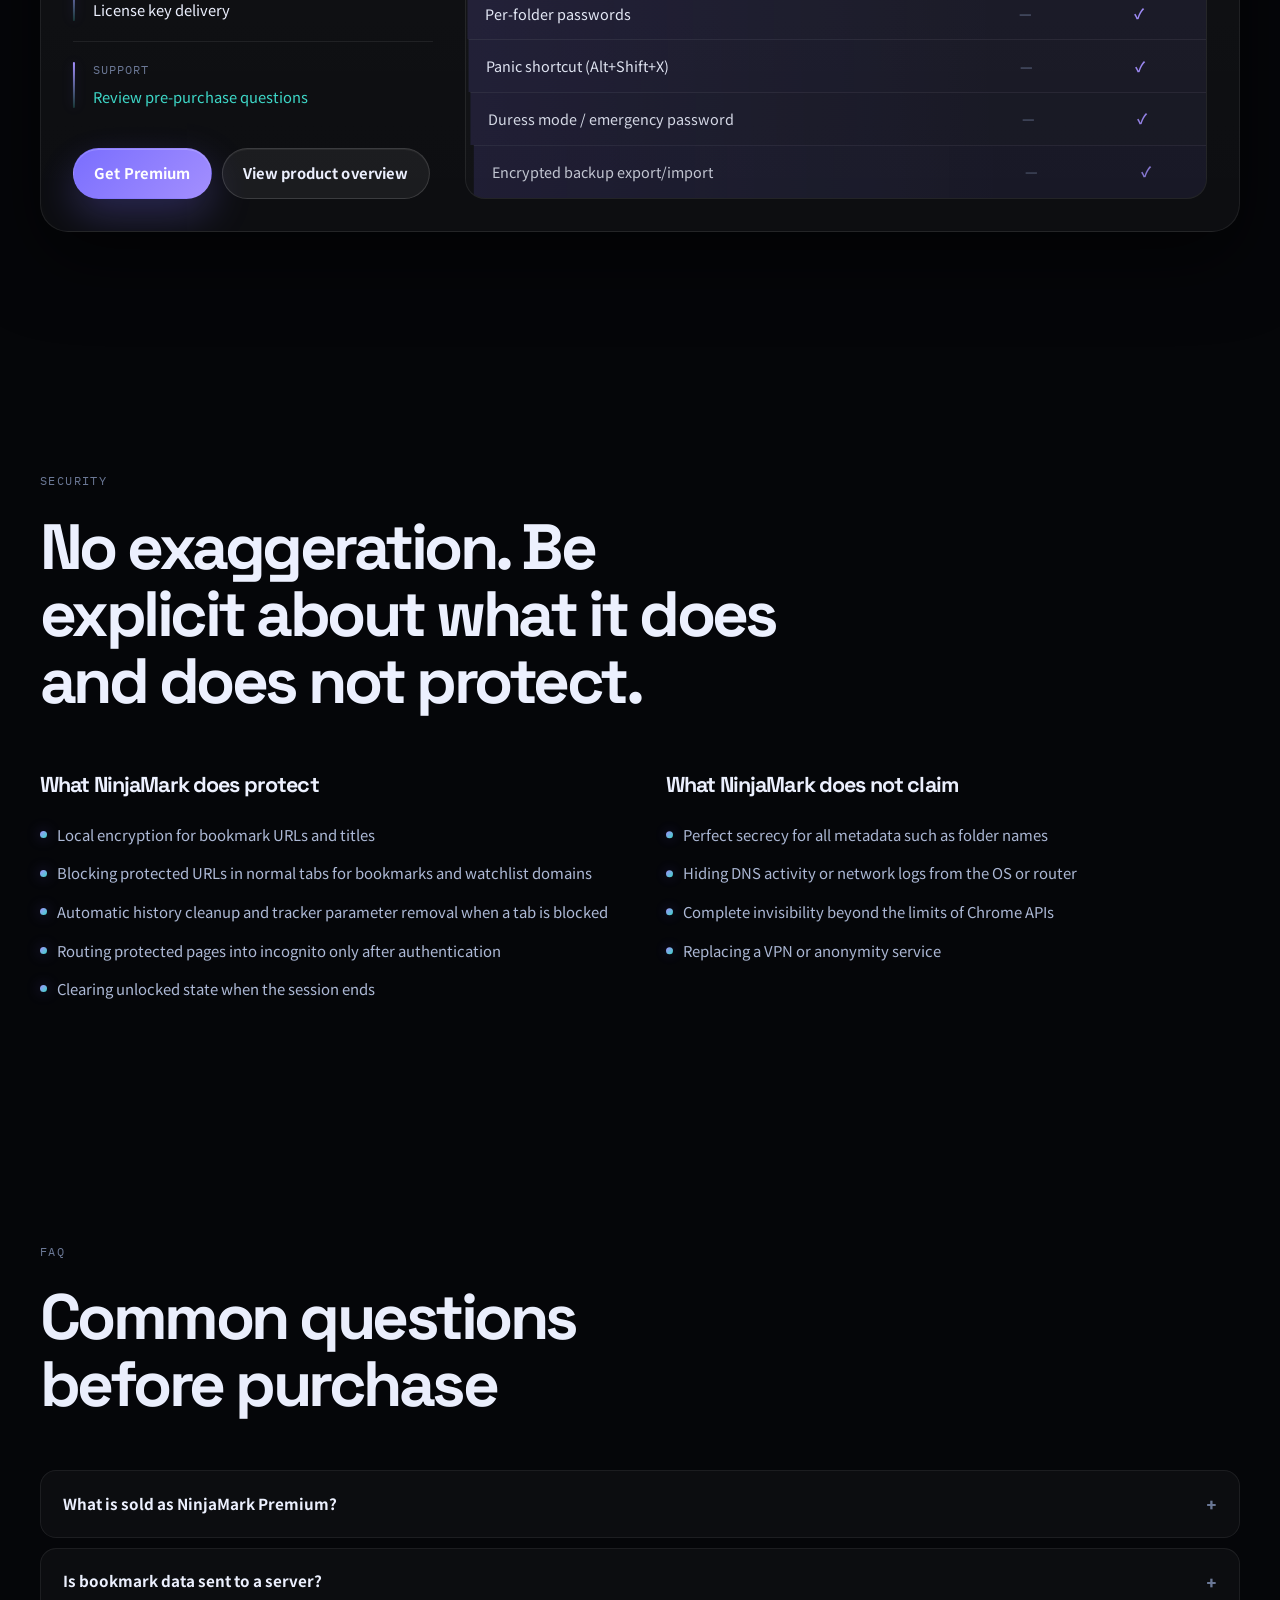
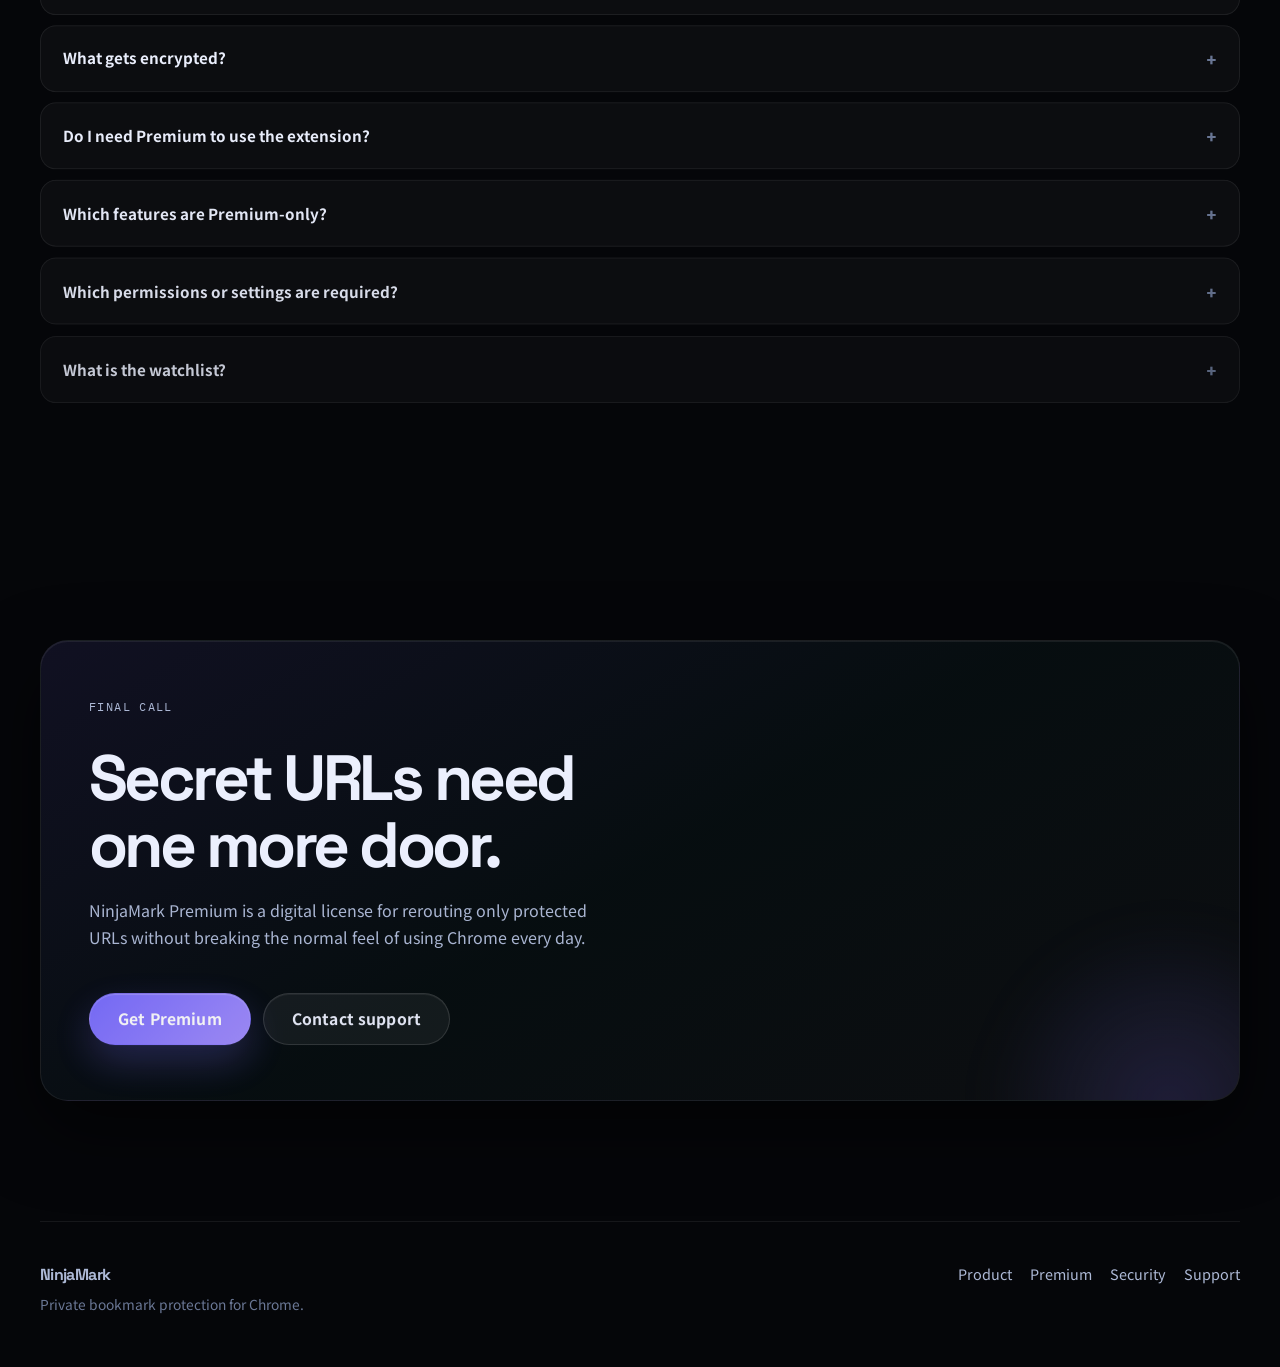
<file: index-en.html>
<!DOCTYPE html>
<html lang="en" class="no-js">
<head>
  <meta charset="UTF-8">
  <meta name="viewport" content="width=device-width, initial-scale=1.0">
  <title>NinjaMark — Private Bookmark Protection</title>
  <meta
    name="description"
    content="NinjaMark encrypts secret bookmarks locally, silently blocks protected URLs in normal tabs, clears browser history, and only hands them off to an incognito window after authentication. Free features include watchlist domain blocking, tracker stripping, and privacy stats. Premium adds per-folder passwords, duress mode, encrypted backups, and a panic shortcut."
  >
  <meta name="theme-color" content="#050609">
  <meta property="og:title" content="NinjaMark Premium">
  <meta property="og:description" content="Watch tabs like a ninja and reroute secret URLs before they open. Local-encrypted bookmark protection for Chrome.">
  <meta property="og:type" content="website">
  <link rel="icon" href="assets_v2/ninjamark-48.png" type="image/png">
  <link rel="preconnect" href="https://fonts.googleapis.com">
  <link rel="preconnect" href="https://fonts.gstatic.com" crossorigin>
  <link href="https://fonts.googleapis.com/css2?family=IBM+Plex+Mono:wght@400;500&family=Noto+Sans+JP:wght@400;500;700;800&family=Space+Grotesk:wght@500;700&display=swap" rel="stylesheet">
  <link rel="stylesheet" href="styles.css">
</head>
<body>
  <canvas id="bgCanvas" aria-hidden="true"></canvas>
  <svg class="noise" aria-hidden="true" xmlns="http://www.w3.org/2000/svg">
    <filter id="n">
      <feTurbulence type="fractalNoise" baseFrequency=".72" numOctaves="4" stitchTiles="stitch"></feTurbulence>
      <feColorMatrix type="saturate" values="0"></feColorMatrix>
    </filter>
    <rect width="100%" height="100%" filter="url(#n)"></rect>
  </svg>
  <div id="cursorGlow" aria-hidden="true"></div>

  <div class="page-wrap">
    <header class="nav" id="top">
      <a class="nav-brand" href="#top" aria-label="NinjaMark top">
        <img src="assets_v2/ninjamark-128.png" class="nav-logo" alt="">
        <span class="nav-brand-text">
          <span class="nav-name">NinjaMark</span>
          <span class="nav-tagline">Private Bookmark Protection</span>
        </span>
      </a>

      <nav class="nav-links" aria-label="Navigation">
        <a href="#workflow">
          <svg width="13" height="13" viewBox="0 0 24 24" fill="none" stroke="currentColor" stroke-width="2" stroke-linecap="round" stroke-linejoin="round"><polyline points="22 12 18 12 15 21 9 3 6 12 2 12"></polyline></svg>
          How it works
        </a>
        <a href="#premium">
          <svg width="13" height="13" viewBox="0 0 24 24" fill="none" stroke="currentColor" stroke-width="2" stroke-linecap="round" stroke-linejoin="round"><polygon points="12 2 15.09 8.26 22 9.27 17 14.14 18.18 21.02 12 17.77 5.82 21.02 7 14.14 2 9.27 8.91 8.26 12 2"></polygon></svg>
          Premium
        </a>
        <a href="#security">
          <svg width="13" height="13" viewBox="0 0 24 24" fill="none" stroke="currentColor" stroke-width="2" stroke-linecap="round" stroke-linejoin="round"><path d="M12 22s8-4 8-10V5l-8-3-8 3v7c0 6 8 10 8 10z"></path></svg>
          Security
        </a>
        <a href="#faq">
          <svg width="13" height="13" viewBox="0 0 24 24" fill="none" stroke="currentColor" stroke-width="2" stroke-linecap="round" stroke-linejoin="round"><circle cx="12" cy="12" r="10"></circle><path d="M9.09 9a3 3 0 0 1 5.83 1c0 2-3 3-3 3"></path><line x1="12" y1="17" x2="12.01" y2="17"></line></svg>
          FAQ
        </a>
      </nav>

      <div class="nav-actions">
        <div class="nav-status"><span class="nav-status-dot"></span>v1.1.0</div>
        <a href="index.html" class="btn btn-ghost btn-xs" aria-label="Switch to Japanese">JP</a>
        <a href="#premium" class="btn btn-ghost btn-sm">See plans</a>
        <a href="#premium" class="btn btn-primary btn-sm js-checkout-link">Get Premium</a>
      </div>
    </header>

    <main>
      <section class="hero" id="hero">
        <div class="hero-copy">
          <p class="label hero-eyebrow js-fade-in" data-delay="180">Chrome Extension / Local Encryption / Incognito Handoff</p>
          <div class="hero-title-block">
            <p class="hero-brand js-fade-in" data-delay="300">NinjaMark Premium</p>
            <h1 class="js-split-title">Watch silently. Guard before it opens.</h1>
          </div>
          <p class="hero-lead js-fade-in" data-delay="700">
            NinjaMark encrypts secret bookmarks locally and intercepts protected URLs the moment they appear in a normal tab.
            Only after the correct password is confirmed does it hand them off to an incognito window.
          </p>
          <div class="hero-ctas js-fade-in" data-delay="900">
            <a href="#premium" class="btn btn-primary btn-lg js-checkout-link">Get Premium</a>
            <a href="#overview" class="btn btn-ghost btn-lg">See features</a>
          </div>
          <ul class="hero-proof js-fade-in" data-delay="1100">
            <li>Secret URLs and titles stored with local encryption</li>
            <li>Normal tabs are monitored, blocked, and cleaned from history</li>
            <li>Watchlist domains can be protected without bookmarking</li>
            <li>Protected pages open in incognito only after authentication</li>
          </ul>
        </div>

        <div class="hero-visual" aria-hidden="true">
          <div class="hero-orb hero-orb-1"></div>
          <div class="hero-orb hero-orb-2"></div>

          <div class="browser-stage">
            <div class="cwin js-chrome">
              <div class="cwin-titlebar">
                <div class="cwin-dots">
                  <span class="dot dot-r"></span><span class="dot dot-y"></span><span class="dot dot-g"></span>
                </div>
                <div class="cwin-tabs">
                  <div class="cwin-tab is-active"><span>Protected site</span></div>
                  <div class="cwin-tab"><span>Dashboard</span></div>
                </div>
              </div>
              <div class="cwin-urlbar">
                <div class="cwin-nav-btns">
                  <svg width="13" height="13" viewBox="0 0 24 24" fill="none" stroke="currentColor" stroke-width="2"><polyline points="15 18 9 12 15 6"></polyline></svg>
                  <svg width="13" height="13" viewBox="0 0 24 24" fill="none" stroke="currentColor" stroke-width="2"><polyline points="9 18 15 12 9 6"></polyline></svg>
                </div>
                <div class="cwin-url js-cwin-url">
                  <span class="cwin-lock js-cwin-lock">
                    <svg width="11" height="11" viewBox="0 0 24 24" fill="none" stroke="currentColor" stroke-width="2.2"><rect x="3" y="11" width="18" height="11" rx="2"></rect><path d="M7 11V7a5 5 0 0 1 10 0v4"></path></svg>
                  </span>
                  <span class="cwin-url-text js-cwin-url-text">https://protected.example/private</span>
                </div>
              </div>
              <div class="cwin-body">
                <div class="page-skel js-page-skel">
                  <div class="skel-nav">
                    <div class="skel-logo"></div>
                    <div class="skel-links"><span></span><span></span><span></span></div>
                  </div>
                  <div class="skel-hero">
                    <div class="skel-h1"></div>
                    <div class="skel-h2"></div>
                    <div class="skel-cta"></div>
                  </div>
                  <div class="skel-grid">
                    <div class="skel-card"><div class="skel-icon"></div><div class="skel-text"></div><div class="skel-text skel-text--sm"></div></div>
                    <div class="skel-card"><div class="skel-icon"></div><div class="skel-text"></div><div class="skel-text skel-text--sm"></div></div>
                    <div class="skel-card"><div class="skel-icon"></div><div class="skel-text"></div><div class="skel-text skel-text--sm"></div></div>
                  </div>
                </div>

                <div class="block-overlay js-block-overlay">
                  <div class="block-inner">
                    <div class="block-icon">
                      <svg width="44" height="44" viewBox="0 0 24 24" fill="none" stroke="currentColor" stroke-width="1.5" stroke-linecap="round" stroke-linejoin="round">
                        <path d="M10.29 3.86L1.82 18a2 2 0 0 0 1.71 3h16.94a2 2 0 0 0 1.71-3L13.71 3.86a2 2 0 0 0-3.42 0z"></path>
                        <line x1="12" y1="9" x2="12" y2="13"></line>
                        <line x1="12" y1="17" x2="12.01" y2="17"></line>
                      </svg>
                    </div>
                    <p class="block-kicker">NinjaMark Watchdog</p>
                    <p class="block-title">This page has been blocked</p>
                    <p class="block-copy">URL <code>protected.example/private</code> is on your protected list.<br>Access in a normal tab is not allowed.</p>
                  </div>
                </div>

                <div class="auth-gate js-auth-gate">
                  <div class="auth-inner">
                    <div class="auth-brand">
                      <img src="assets_v2/ninjamark-128.png" class="auth-logo" alt="">
                      <div>
                        <p class="auth-name">NinjaMark</p>
                        <p class="auth-hint">Enter your password to open in incognito</p>
                      </div>
                    </div>
                    <div class="auth-field">
                      <svg width="13" height="13" viewBox="0 0 24 24" fill="none" stroke="currentColor" stroke-width="2"><rect x="3" y="11" width="18" height="11" rx="2"></rect><path d="M7 11V7a5 5 0 0 1 10 0v4"></path></svg>
                      <div class="auth-dots">
                        <span class="auth-dot"></span><span class="auth-dot"></span><span class="auth-dot"></span><span class="auth-dot"></span>
                        <span class="auth-dot"></span><span class="auth-dot"></span><span class="auth-dot"></span><span class="auth-dot"></span>
                      </div>
                    </div>
                    <button class="btn btn-primary auth-unlock-btn js-auth-btn" type="button">Open in incognito</button>
                    <div class="auth-verified js-auth-status">
                      <svg width="11" height="11" viewBox="0 0 24 24" fill="none" stroke="currentColor" stroke-width="2.5"><polyline points="20 6 9 17 4 12"></polyline></svg>
                      Authenticated
                    </div>
                  </div>
                </div>
              </div>
            </div>

            <div class="iwin js-incognito">
              <div class="cwin-titlebar iwin-titlebar">
                <div class="cwin-dots">
                  <span class="dot dot-r"></span><span class="dot dot-y"></span><span class="dot dot-g"></span>
                </div>
                <div class="cwin-tabs">
                  <div class="cwin-tab is-active"><span>Protected site</span></div>
                </div>
                <div class="iwin-badge">
                  <svg width="11" height="11" viewBox="0 0 24 24" fill="none" stroke="currentColor" stroke-width="2"><path d="M17.5 19H9a7 7 0 1 1 6.71-5h.79a3 3 0 1 1 0 6h-.79l1.79-1z"></path></svg>
                </div>
              </div>
              <div class="cwin-urlbar iwin-urlbar">
                <div class="cwin-nav-btns">
                  <svg width="13" height="13" viewBox="0 0 24 24" fill="none" stroke="currentColor" stroke-width="2"><polyline points="15 18 9 12 15 6"></polyline></svg>
                  <svg width="13" height="13" viewBox="0 0 24 24" fill="none" stroke="currentColor" stroke-width="2"><polyline points="9 18 15 12 9 6"></polyline></svg>
                </div>
                <div class="cwin-url">
                  <span style="flex-shrink:0">
                    <svg width="11" height="11" viewBox="0 0 24 24" fill="none" stroke="#4de899" stroke-width="2.2"><rect x="3" y="11" width="18" height="11" rx="2"></rect><path d="M7 11V7a5 5 0 0 1 10 0v4"></path></svg>
                  </span>
                  <span class="cwin-url-text">https://protected.example/private</span>
                </div>
              </div>
              <div class="cwin-body iwin-body">
                <div class="iwin-page">
                  <div class="skel-nav"><div class="skel-logo"></div><div class="skel-links"><span></span><span></span></div></div>
                  <div class="skel-hero"><div class="skel-h1"></div><div class="skel-h2"></div><div class="skel-cta"></div></div>
                </div>
                <div class="iwin-success">
                  <svg width="13" height="13" viewBox="0 0 24 24" fill="none" stroke="#4de899" stroke-width="2.5"><polyline points="20 6 9 17 4 12"></polyline></svg>
                  Opened safely in a separate context
                </div>
              </div>
            </div>

            <div class="transfer-beam js-beam" aria-hidden="true"></div>
          </div>

          <div class="demo-controls">
            <button class="demo-btn js-demo-btn is-active" data-phase="0" type="button"><span class="demo-dot"></span>Normal tab</button>
            <button class="demo-btn js-demo-btn" data-phase="1" type="button"><span class="demo-dot"></span>Block</button>
            <button class="demo-btn js-demo-btn" data-phase="2" type="button"><span class="demo-dot"></span>Auth</button>
            <button class="demo-btn js-demo-btn" data-phase="3" type="button"><span class="demo-dot"></span>Open</button>
          </div>
        </div>
      </section>

      <div class="feature-strip js-reveal">
        <div class="feature-strip-item">
          <div class="feature-strip-icon">
            <svg width="16" height="16" viewBox="0 0 24 24" fill="none" stroke="currentColor" stroke-width="2" stroke-linecap="round" stroke-linejoin="round"><rect x="3" y="11" width="18" height="11" rx="2"></rect><path d="M7 11V7a5 5 0 0 1 10 0v4"></path></svg>
          </div>
          <div class="feature-strip-text">
            <p class="feature-strip-title">Local encryption</p>
            <p class="feature-strip-desc">URLs and titles stay sealed on your device</p>
          </div>
        </div>
        <div class="feature-strip-item">
          <div class="feature-strip-icon">
            <svg width="16" height="16" viewBox="0 0 24 24" fill="none" stroke="currentColor" stroke-width="2" stroke-linecap="round" stroke-linejoin="round"><circle cx="12" cy="12" r="10"></circle><line x1="4.93" y1="4.93" x2="19.07" y2="19.07"></line></svg>
          </div>
          <div class="feature-strip-text">
            <p class="feature-strip-title">Tab blocking</p>
            <p class="feature-strip-desc">Normal tabs are blocked and history is cleared</p>
          </div>
        </div>
        <div class="feature-strip-item">
          <div class="feature-strip-icon">
            <svg width="16" height="16" viewBox="0 0 24 24" fill="none" stroke="currentColor" stroke-width="2" stroke-linecap="round" stroke-linejoin="round"><path d="M17.5 19H9a7 7 0 1 1 6.71-5h.79a3 3 0 1 1 0 6h-.79l1.79-1z"></path></svg>
          </div>
          <div class="feature-strip-text">
            <p class="feature-strip-title">Incognito only</p>
            <p class="feature-strip-desc">Unlocked pages reroute to a separate window</p>
          </div>
        </div>
        <div class="feature-strip-item">
          <div class="feature-strip-icon">
            <svg width="16" height="16" viewBox="0 0 24 24" fill="none" stroke="currentColor" stroke-width="2" stroke-linecap="round" stroke-linejoin="round"><path d="M12 22s8-4 8-10V5l-8-3-8 3v7c0 6 8 10 8 10z"></path></svg>
          </div>
          <div class="feature-strip-text">
            <p class="feature-strip-title">Watchlist</p>
            <p class="feature-strip-desc">Protect domains even without bookmarks</p>
          </div>
        </div>
      </div>

      <section id="overview" class="section">
        <div class="section-head js-reveal">
          <p class="label">Overview</p>
          <h2>What the license unlocks</h2>
        </div>
        <div class="overview-grid js-reveal js-tilt">
          <div class="overview-copy">
            <p>NinjaMark is a private bookmark protection extension for Chrome. What you purchase is a <strong>NinjaMark Premium license</strong>, activated by entering a license key inside the extension.</p>
            <p>Premium unlocks per-folder passwords, an emergency duress mode, encrypted backup export/import, and a panic shortcut that instantly closes protected tabs.</p>
          </div>
          <dl class="overview-meta">
            <div class="meta-item"><dt>Product type</dt><dd>Digital license for a Chrome extension</dd></div>
            <div class="meta-item"><dt>Delivery</dt><dd>License key issuance and in-extension activation</dd></div>
            <div class="meta-item"><dt>Storage</dt><dd>Bookmark data stays local. NinjaMark does not send protected data to any server.</dd></div>
            <div class="meta-item"><dt>Best for</dt><dd>Personal use, shared computers, and URLs you do not want left in browser history</dd></div>
          </dl>
        </div>
      </section>

      <section id="workflow" class="section">
        <div class="section-head js-reveal">
          <p class="label">How it works</p>
          <h2>Three stages to reroute<br>a protected URL</h2>
        </div>
        <div class="workflow-timeline js-reveal">
          <div class="timeline-step">
            <div class="timeline-num">01</div>
            <div class="timeline-step-body">
              <h3>Encrypt on save</h3>
              <p>URLs and titles are encrypted locally the moment you store them.</p>
            </div>
          </div>
          <div class="timeline-step">
            <div class="timeline-num">02</div>
            <div class="timeline-step-body">
              <h3>Block the normal tab and clear history</h3>
              <p>When a protected URL opens in a normal tab, NinjaMark detects it, swaps in a lock screen, and removes the visit from browser history. Watchlist domains are blocked the same way.</p>
            </div>
          </div>
          <div class="timeline-step">
            <div class="timeline-num">03</div>
            <div class="timeline-step-body">
              <h3>Open only after authentication</h3>
              <p>Only after the correct password is confirmed does NinjaMark pass the URL into an incognito window.</p>
            </div>
          </div>
        </div>
      </section>

      <section class="section section-features">
        <div class="features-grid js-reveal">
          <div class="feature-card">
            <div class="feature-card-icon">
              <svg width="18" height="18" viewBox="0 0 24 24" fill="none" stroke="currentColor" stroke-width="2" stroke-linecap="round" stroke-linejoin="round"><rect x="3" y="11" width="18" height="11" rx="2"></rect><path d="M7 11V7a5 5 0 0 1 10 0v4"></path></svg>
            </div>
            <p class="feature-card-title">Local encrypted storage</p>
            <p class="feature-card-desc">URLs and titles are encrypted on-device. Nothing sensitive is sent to NinjaMark servers.</p>
            <span class="feature-card-badge">Free</span>
          </div>
          <div class="feature-card feature-card--cyan">
            <div class="feature-card-icon">
              <svg width="18" height="18" viewBox="0 0 24 24" fill="none" stroke="currentColor" stroke-width="2" stroke-linecap="round" stroke-linejoin="round"><polyline points="22 12 18 12 15 21 9 3 6 12 2 12"></polyline></svg>
            </div>
            <p class="feature-card-title">Tab monitoring and history cleanup</p>
            <p class="feature-card-desc">Protected URLs are blocked in normal tabs and automatically removed from browser history.</p>
            <span class="feature-card-badge">Free</span>
          </div>
          <div class="feature-card feature-card--green">
            <div class="feature-card-icon">
              <svg width="18" height="18" viewBox="0 0 24 24" fill="none" stroke="currentColor" stroke-width="2" stroke-linecap="round" stroke-linejoin="round"><path d="M17.5 19H9a7 7 0 1 1 6.71-5h.79a3 3 0 1 1 0 6h-.79l1.79-1z"></path></svg>
            </div>
            <p class="feature-card-title">Incognito-only handoff</p>
            <p class="feature-card-desc">Pages are handed off only after authentication, never directly inside a normal browsing context.</p>
            <span class="feature-card-badge">Free</span>
          </div>
          <div class="feature-card">
            <div class="feature-card-icon">
              <svg width="18" height="18" viewBox="0 0 24 24" fill="none" stroke="currentColor" stroke-width="2" stroke-linecap="round" stroke-linejoin="round"><path d="M12 22s8-4 8-10V5l-8-3-8 3v7c0 6 8 10 8 10z"></path><polyline points="9 12 11 14 15 10"></polyline></svg>
            </div>
            <p class="feature-card-title">Per-folder passwords</p>
            <p class="feature-card-desc">Set extra passwords for specific folders and create multiple protection layers.</p>
            <span class="feature-card-badge">Premium</span>
          </div>
          <div class="feature-card feature-card--cyan">
            <div class="feature-card-icon">
              <svg width="18" height="18" viewBox="0 0 24 24" fill="none" stroke="currentColor" stroke-width="2" stroke-linecap="round" stroke-linejoin="round"><polygon points="13 2 3 14 12 14 11 22 21 10 12 10 13 2"></polygon></svg>
            </div>
            <p class="feature-card-title">Panic shortcut</p>
            <p class="feature-card-desc">Use Alt+Shift+X to instantly close protected tabs when you need an immediate exit.</p>
            <span class="feature-card-badge">Premium</span>
          </div>
          <div class="feature-card feature-card--green">
            <div class="feature-card-icon">
              <svg width="18" height="18" viewBox="0 0 24 24" fill="none" stroke="currentColor" stroke-width="2" stroke-linecap="round" stroke-linejoin="round"><ellipse cx="12" cy="5" rx="9" ry="3"></ellipse><path d="M21 12c0 1.66-4 3-9 3s-9-1.34-9-3"></path><path d="M3 5v14c0 1.66 4 3 9 3s9-1.34 9-3V5"></path></svg>
            </div>
            <p class="feature-card-title">Encrypted backups</p>
            <p class="feature-card-desc">Export and import your protected bookmarks while keeping them encrypted.</p>
            <span class="feature-card-badge">Premium</span>
          </div>
        </div>
      </section>

      <section class="section section-showcase">
        <div class="section-head js-reveal">
          <p class="label">Use cases</p>
          <h2>Keep secret URLs from being treated like ordinary links</h2>
        </div>
        <div class="showcase-grid">
          <div class="showcase-copy js-reveal">
            <p>Folder organization, in-folder search, quick-add from the current tab, session timeout, and manual lock. NinjaMark is designed to strengthen only the secret path while keeping normal bookmark habits intact.</p>
            <p>Version 1.1.0 added <strong>watchlist domain blocking</strong> without bookmarking, <strong>history cleanup</strong> that removes blocked visits immediately, <strong>tracker stripping</strong> that removes tracking parameters, and a free privacy stats dashboard.</p>
            <p>With Premium enabled, you can extend protection with per-folder passwords, a duress mode that reveals decoy data, encrypted backups, and a <code class="inline-code">Alt+Shift+X</code> panic shortcut.</p>
          </div>
          <div class="showcase-strip js-reveal">
            <div class="showcase-item">
              <p class="showcase-label">Free core</p>
              <p class="showcase-val">Local encryption + tab blocking + watchlist + history cleanup</p>
            </div>
            <div class="showcase-item">
              <p class="showcase-label">Premium security</p>
              <p class="showcase-val">Per-folder passwords / duress / panic shortcut</p>
            </div>
            <div class="showcase-item">
              <p class="showcase-label">Operational safety</p>
              <p class="showcase-val">Session timeout / manual lock / encrypted backup / stats</p>
            </div>
          </div>
        </div>
      </section>

      <section id="premium" class="section">
        <div class="section-head js-reveal">
          <p class="label">Premium plan</p>
          <h2>Add one more protection layer only when you need it</h2>
        </div>
        <div class="plan-shell js-reveal js-tilt">
          <div class="plan-side">
            <p class="plan-tag">NinjaMark Premium license</p>
            <h3>What you buy</h3>
            <p class="plan-lead">A license key issued after purchase unlocks Premium features inside the NinjaMark extension.</p>
            <dl class="plan-meta">
              <div class="meta-item"><dt>Displayed price</dt><dd class="js-price-label">NinjaMark Premium license</dd></div>
              <div class="meta-item"><dt>Delivery</dt><dd class="js-billing-label">License key delivery</dd></div>
              <div class="meta-item"><dt>Support</dt><dd><a class="text-link js-support-link" href="#faq">Review pre-purchase questions</a></dd></div>
            </dl>
            <div class="plan-actions">
              <a class="btn btn-primary js-checkout-link" href="#premium">Get Premium</a>
              <a class="btn btn-ghost js-store-link" href="#overview">View product overview</a>
            </div>
          </div>
          <div class="plan-table" role="table" aria-label="Feature comparison between free and Premium">
            <div class="plan-table-head" role="row">
              <span role="columnheader">Feature</span>
              <span role="columnheader">Free</span>
              <span role="columnheader">Premium</span>
            </div>
            <div class="plan-row" role="row"><span>Local encrypted storage</span><span>✓</span><span>✓</span></div>
            <div class="plan-row" role="row"><span>Normal-tab blocking + incognito reopen</span><span>✓</span><span>✓</span></div>
            <div class="plan-row" role="row"><span>Watchlist domain blocking</span><span>✓</span><span>✓</span></div>
            <div class="plan-row" role="row"><span>History cleanup / tracker stripping</span><span>✓</span><span>✓</span></div>
            <div class="plan-row" role="row"><span>Privacy stats dashboard</span><span>✓</span><span>✓</span></div>
            <div class="plan-row" role="row"><span>Session timeout / manual lock</span><span>✓</span><span>✓</span></div>
            <div class="plan-row plan-row--premium" role="row"><span>Per-folder passwords</span><span>—</span><span>✓</span></div>
            <div class="plan-row plan-row--premium" role="row"><span>Panic shortcut (Alt+Shift+X)</span><span>—</span><span>✓</span></div>
            <div class="plan-row plan-row--premium" role="row"><span>Duress mode / emergency password</span><span>—</span><span>✓</span></div>
            <div class="plan-row plan-row--premium" role="row"><span>Encrypted backup export/import</span><span>—</span><span>✓</span></div>
          </div>
        </div>
      </section>

      <section id="security" class="section">
        <div class="section-head js-reveal">
          <p class="label">Security</p>
          <h2>No exaggeration. Be explicit about what it does and does not protect.</h2>
        </div>
        <div class="security-grid js-reveal">
          <div>
            <h3>What NinjaMark does protect</h3>
            <ul class="plain-list">
              <li>Local encryption for bookmark URLs and titles</li>
              <li>Blocking protected URLs in normal tabs for bookmarks and watchlist domains</li>
              <li>Automatic history cleanup and tracker parameter removal when a tab is blocked</li>
              <li>Routing protected pages into incognito only after authentication</li>
              <li>Clearing unlocked state when the session ends</li>
            </ul>
          </div>
          <div>
            <h3>What NinjaMark does not claim</h3>
            <ul class="plain-list">
              <li>Perfect secrecy for all metadata such as folder names</li>
              <li>Hiding DNS activity or network logs from the OS or router</li>
              <li>Complete invisibility beyond the limits of Chrome APIs</li>
              <li>Replacing a VPN or anonymity service</li>
            </ul>
          </div>
        </div>
      </section>

      <section id="faq" class="section">
        <div class="section-head js-reveal">
          <p class="label">FAQ</p>
          <h2>Common questions before purchase</h2>
        </div>
        <div class="faq-list js-reveal">
          <details class="faq-item"><summary>What is sold as NinjaMark Premium?</summary><p>It is a digital license that unlocks Premium features inside the NinjaMark Chrome extension. After purchase, you receive a license key and activate it in the extension.</p></details>
          <details class="faq-item"><summary>Is bookmark data sent to a server?</summary><p>No. Protected bookmark data is designed to stay local, and NinjaMark does not send that data to its own servers.</p></details>
          <details class="faq-item"><summary>What gets encrypted?</summary><p>Bookmark URLs and titles are encrypted locally. Folder names remain plaintext so they can still be listed in the UI.</p></details>
          <details class="faq-item"><summary>Do I need Premium to use the extension?</summary><p>No. Core encrypted storage, normal-tab blocking, incognito reopen after authentication, and session controls are available on the free plan.</p></details>
          <details class="faq-item"><summary>Which features are Premium-only?</summary><p>Per-folder passwords, the panic shortcut, duress mode with an emergency password, and encrypted backup export/import are Premium features.</p></details>
          <details class="faq-item"><summary>Which permissions or settings are required?</summary><p>The <code>tabs</code> permission is optional. When granted, it enables automatic blocking by tab monitoring and quick-add from the current tab. To open protected URLs in incognito, Chrome's “Allow in Incognito” setting must also be enabled.</p></details>
          <details class="faq-item"><summary>What is the watchlist?</summary><p>The watchlist lets you register domains without saving a bookmark. Access to those domains is blocked through the same lock-screen flow as protected bookmarks.</p></details>
        </div>
      </section>

      <section class="section section-cta js-reveal">
        <div class="cta-shell">
          <p class="label">Final call</p>
          <h2>Secret URLs need one more door.</h2>
          <p>NinjaMark Premium is a digital license for rerouting only protected URLs without breaking the normal feel of using Chrome every day.</p>
          <div class="cta-actions">
            <a class="btn btn-primary btn-lg js-checkout-link" href="#premium">Get Premium</a>
            <a class="btn btn-ghost btn-lg js-support-link" href="#faq">Contact support</a>
          </div>
        </div>
      </section>
    </main>

    <footer class="site-footer">
      <div>
        <p class="footer-name">NinjaMark</p>
        <p class="footer-copy">Private bookmark protection for Chrome.</p>
      </div>
      <div class="footer-links">
        <a href="#overview">Product</a>
        <a href="#premium">Premium</a>
        <a href="#security">Security</a>
        <a href="#faq" class="js-support-link">Support</a>
      </div>
    </footer>
  </div>

  <script type="module" src="script.js"></script>
</body>
</html>
</file>
<file: styles.css>
:root {
  --bg: #050609;
  --bg-1: #090a10;
  --s: rgba(255, 255, 255, 0.036);
  --s2: rgba(255, 255, 255, 0.06);
  --border: rgba(255, 255, 255, 0.07);
  --border-2: rgba(255, 255, 255, 0.14);
  --text: #edf1ff;
  --text-2: #adb9d6;
  --text-3: #6b7896;
  --purple: #7b6fff;
  --purple-2: #a490ff;
  --cyan: #3ed8c8;
  --red: #ff5e5e;
  --green: #4de899;
  --shadow: 0 28px 72px rgba(0, 0, 0, 0.55), inset 0 1px 0 rgba(255, 255, 255, 0.07);
  --shadow-sm: 0 10px 28px rgba(0, 0, 0, 0.32), inset 0 1px 0 rgba(255, 255, 255, 0.05);
  --ease: cubic-bezier(.16, 1, .3, 1);
  --content: min(1200px, calc(100vw - 48px));
  --r-xl: 28px;
  --r-lg: 20px;
}

*,
*::before,
*::after {
  box-sizing: border-box;
}

html {
  scroll-behavior: smooth;
}

body {
  margin: 0;
  min-width: 320px;
  background: var(--bg);
  color: var(--text);
  font-family: "Noto Sans JP", sans-serif;
  line-height: 1.65;
  -webkit-font-smoothing: antialiased;
  text-rendering: optimizeLegibility;
  overflow-x: hidden;
}

img {
  max-width: 100%;
  display: block;
}

a {
  color: inherit;
  text-decoration: none;
}

button,
input,
textarea,
select {
  font: inherit;
}

p {
  margin: 0 0 1em;
}

p:last-child {
  margin-bottom: 0;
}

strong {
  color: var(--text);
}

#bgCanvas {
  position: fixed;
  inset: 0;
  width: 100%;
  height: 100%;
  z-index: 0;
  pointer-events: none;
}

.noise {
  position: fixed;
  inset: 0;
  width: 100%;
  height: 100%;
  z-index: 1;
  pointer-events: none;
  opacity: 0.042;
}

#cursorGlow {
  position: fixed;
  width: 500px;
  height: 500px;
  border-radius: 50%;
  background: radial-gradient(circle, rgba(123, 111, 255, 0.1), transparent 70%);
  pointer-events: none;
  z-index: 2;
  transform: translate(-50%, -50%);
  transition: opacity 0.3s;
}

.page-wrap {
  position: relative;
  z-index: 3;
}

.nav {
  position: sticky;
  top: 0;
  z-index: 100;
  width: var(--content);
  margin-inline: auto;
  display: grid;
  grid-template-columns: auto 1fr auto;
  align-items: center;
  gap: 28px;
  padding: 14px 0;
  transition: padding 0.4s var(--ease);
}

.nav.is-scrolled {
  padding: 10px 0;
}

.nav::before {
  content: "";
  position: absolute;
  inset: 8px -22px;
  background: rgba(5, 6, 9, 0.72);
  border: 1px solid var(--border);
  border-radius: 999px;
  backdrop-filter: blur(28px) saturate(1.4);
  z-index: -1;
  transition: background 0.4s, box-shadow 0.4s, border-color 0.4s;
}

.nav.is-scrolled::before {
  background: rgba(5, 6, 9, 0.92);
  border-color: var(--border-2);
  box-shadow: 0 8px 32px rgba(0, 0, 0, 0.38), 0 0 0 1px rgba(123, 111, 255, 0.06);
}

.nav-brand {
  display: inline-flex;
  align-items: center;
  gap: 11px;
}

.nav-brand-text {
  display: flex;
  flex-direction: column;
  gap: 1px;
}

.nav-logo {
  width: 32px;
  height: 32px;
  border-radius: 8px;
}

.nav-name {
  font-family: "Space Grotesk", "Noto Sans JP", sans-serif;
  font-size: 0.98rem;
  font-weight: 700;
  letter-spacing: -0.04em;
  line-height: 1;
}

.nav-tagline {
  font-family: "IBM Plex Mono", monospace;
  font-size: 0.6rem;
  letter-spacing: 0.08em;
  text-transform: uppercase;
  color: var(--text-3);
  line-height: 1;
}

.nav-links {
  display: inline-flex;
  justify-content: center;
  gap: 2px;
  font-size: 0.86rem;
  color: var(--text-2);
}

.nav-links a {
  display: inline-flex;
  align-items: center;
  gap: 6px;
  padding: 7px 12px;
  border-radius: 999px;
  border: 1px solid transparent;
  transition: color 0.2s, background 0.2s, border-color 0.2s;
  position: relative;
}

.nav-links a svg {
  opacity: 0.45;
  transition: opacity 0.2s, transform 0.22s var(--ease);
  flex-shrink: 0;
}

.nav-links a:hover {
  color: var(--text);
  background: rgba(255, 255, 255, 0.055);
  border-color: var(--border);
}

.nav-links a:hover svg {
  opacity: 0.9;
  transform: scale(1.12);
}

.nav-links a.is-active {
  color: var(--text);
  background: rgba(123, 111, 255, 0.1);
  border-color: rgba(123, 111, 255, 0.22);
}

.nav-links a.is-active svg {
  opacity: 1;
  color: var(--purple-2);
}

.nav-actions {
  display: flex;
  gap: 8px;
  align-items: center;
  flex-shrink: 0;
  white-space: nowrap;
}

.nav-status {
  display: inline-flex;
  align-items: center;
  gap: 6px;
  font-family: "IBM Plex Mono", monospace;
  font-size: 0.65rem;
  letter-spacing: 0.08em;
  text-transform: uppercase;
  color: var(--text-3);
  padding: 0 4px;
}

.nav-status-dot {
  width: 6px;
  height: 6px;
  border-radius: 50%;
  background: var(--green);
  box-shadow: 0 0 8px rgba(77, 232, 153, 0.7);
  animation: statusPulse 2.4s ease-in-out infinite;
}

@keyframes statusPulse {
  0%, 100% { opacity: 1; transform: scale(1); }
  50% { opacity: 0.5; transform: scale(0.8); }
}

.btn {
  display: inline-flex;
  align-items: center;
  justify-content: center;
  min-height: 46px;
  padding: 0 20px;
  border-radius: 999px;
  border: 1px solid transparent;
  font-size: 0.92rem;
  font-weight: 700;
  letter-spacing: 0.01em;
  cursor: pointer;
  position: relative;
  overflow: hidden;
  transition: transform 0.18s var(--ease), box-shadow 0.18s var(--ease), background 0.18s;
}

.btn::after {
  content: "";
  position: absolute;
  inset: 0;
  background: linear-gradient(105deg, transparent 30%, rgba(255, 255, 255, 0.2) 50%, transparent 70%);
  opacity: 0;
  transform: translateX(-60%);
  transition: opacity 0.4s, transform 0.7s var(--ease);
  pointer-events: none;
}

.btn:hover {
  transform: translateY(-2px);
}

.btn:hover::after {
  opacity: 1;
  transform: translateX(60%);
}

.btn:active {
  transform: translateY(0);
}

.btn-primary {
  background: linear-gradient(135deg, var(--purple), var(--purple-2));
  color: #fff;
  box-shadow: 0 16px 40px rgba(123, 111, 255, 0.28), inset 0 1px 0 rgba(255, 255, 255, 0.2);
}

.btn-primary:hover {
  box-shadow: 0 22px 52px rgba(123, 111, 255, 0.4), inset 0 1px 0 rgba(255, 255, 255, 0.2);
}

.btn-ghost {
  background: var(--s2);
  border-color: var(--border-2);
  color: var(--text);
  box-shadow: inset 0 1px 0 rgba(255, 255, 255, 0.06);
}

.btn-ghost:hover {
  background: rgba(255, 255, 255, 0.08);
  border-color: rgba(255, 255, 255, 0.22);
}

.btn-xs {
  min-height: 34px;
  padding: 0 12px;
  font-size: 0.76rem;
  letter-spacing: 0.06em;
  color: var(--text-3);
}

.btn-sm {
  min-height: 40px;
  padding: 0 16px;
  font-size: 0.86rem;
}

.btn-lg {
  min-height: 52px;
  padding: 0 28px;
  font-size: 0.98rem;
}

.btn.is-disabled,
.btn[aria-disabled="true"] {
  opacity: 0.55;
  pointer-events: none;
}

.label {
  font-family: "IBM Plex Mono", monospace;
  font-size: 0.72rem;
  letter-spacing: 0.12em;
  text-transform: uppercase;
  color: var(--text-3);
}

.text-link {
  color: var(--cyan);
}

.text-link:hover {
  text-decoration: underline;
  text-underline-offset: 3px;
}

.inline-code {
  display: inline-block;
  padding: 1px 5px;
  border-radius: 4px;
  background: rgba(255, 255, 255, 0.08);
  font-family: "IBM Plex Mono", monospace;
  font-size: 0.85em;
}

.hero {
  width: var(--content);
  margin-inline: auto;
  min-height: calc(100svh - 82px);
  display: grid;
  grid-template-columns: minmax(0, 620px) minmax(0, 440px);
  align-items: center;
  gap: 40px;
  padding: 60px 0 100px;
}

.hero-eyebrow {
  margin-bottom: 24px;
}

.hero-brand {
  font-family: "Space Grotesk", "Noto Sans JP", sans-serif;
  font-size: clamp(1.3rem, 2.5vw, 1.9rem);
  font-weight: 700;
  letter-spacing: -0.04em;
  margin-bottom: 10px;
}

.hero h1 {
  margin: 0 0 28px;
  font-family: "Space Grotesk", "Noto Sans JP", sans-serif;
  font-size: clamp(2.6rem, 6.5vw, 6.4rem);
  font-weight: 700;
  letter-spacing: -0.055em;
  line-height: 1;
  word-break: keep-all;
  overflow-wrap: normal;
  hyphens: none;
  text-wrap: balance;
}

.char {
  display: inline-block;
  will-change: transform, opacity;
}

.word {
  display: inline-flex;
  white-space: nowrap;
}

.hero-lead {
  color: var(--text-2);
  font-size: 1rem;
  line-height: 1.72;
  margin-bottom: 32px;
}

.hero-ctas {
  display: flex;
  flex-wrap: wrap;
  gap: 12px;
  margin-bottom: 32px;
}

.hero-proof {
  margin: 0;
  padding: 0;
  list-style: none;
  display: grid;
  gap: 9px;
  color: var(--text-2);
  font-size: 0.92rem;
}

.hero-proof li {
  display: inline-flex;
  align-items: center;
  gap: 10px;
}

.hero-proof li::before {
  content: "";
  width: 7px;
  height: 7px;
  border-radius: 50%;
  background: linear-gradient(135deg, var(--purple-2), var(--cyan));
  box-shadow: 0 0 14px rgba(123, 111, 255, 0.5);
  flex-shrink: 0;
}

.hero-visual {
  position: relative;
  display: grid;
  place-items: center;
  min-height: 520px;
}

.hero-orb {
  position: absolute;
  border-radius: 50%;
  pointer-events: none;
  filter: blur(52px);
  animation: orbFloat 9s ease-in-out infinite alternate;
}

.hero-orb-1 {
  width: 360px;
  height: 360px;
  background: radial-gradient(circle, rgba(123, 111, 255, 0.44), transparent 68%);
  top: 8%;
  left: 18%;
}

.hero-orb-2 {
  width: 240px;
  height: 240px;
  background: radial-gradient(circle, rgba(62, 216, 200, 0.22), transparent 68%);
  bottom: 12%;
  right: 6%;
  animation-delay: -4s;
}

@keyframes orbFloat {
  from { transform: translate(0, 0) scale(1); }
  to { transform: translate(10px, -18px) scale(1.07); }
}

.browser-stage {
  position: relative;
  width: 100%;
  max-width: 540px;
  min-height: 420px;
  display: grid;
  place-items: center;
}

.cwin {
  position: relative;
  z-index: 1;
  width: 100%;
  border-radius: 12px;
  border: 1px solid rgba(255, 255, 255, 0.1);
  background: #1e2025;
  box-shadow: var(--shadow);
  overflow: hidden;
  will-change: transform, opacity;
}

.cwin-titlebar {
  display: flex;
  align-items: flex-end;
  padding: 8px 8px 0;
  background: #272a2d;
  min-height: 38px;
}

.cwin-dots {
  display: flex;
  gap: 6px;
  padding: 4px 8px 7px;
  flex-shrink: 0;
}

.dot {
  width: 11px;
  height: 11px;
  border-radius: 50%;
}

.dot-r { background: #ff5f56; }
.dot-y { background: #ffbd2d; }
.dot-g { background: #27c93f; }

.cwin-tabs {
  display: flex;
  flex: 1;
  overflow: hidden;
}

.cwin-tab {
  display: inline-flex;
  align-items: center;
  gap: 6px;
  padding: 6px 16px 8px;
  border-radius: 8px 8px 0 0;
  font-size: 0.67rem;
  font-family: "Noto Sans JP", sans-serif;
  color: rgba(255, 255, 255, 0.38);
  max-width: 160px;
}

.cwin-tab.is-active {
  background: #1e2025;
  color: rgba(255, 255, 255, 0.86);
}

.cwin-urlbar {
  display: flex;
  align-items: center;
  gap: 4px;
  padding: 6px 10px;
  background: #1e2025;
}

.cwin-nav-btns {
  display: flex;
  gap: 2px;
  color: rgba(255, 255, 255, 0.28);
  flex-shrink: 0;
}

.cwin-nav-btns svg {
  padding: 4px;
}

.cwin-url {
  flex: 1;
  display: flex;
  align-items: center;
  gap: 8px;
  padding: 6px 12px;
  border-radius: 20px;
  background: #2e3035;
  font-size: 0.72rem;
  min-width: 0;
  border: 1px solid transparent;
  transition: background 0.32s, border-color 0.32s;
}

.cwin-lock {
  flex-shrink: 0;
  color: rgba(255, 255, 255, 0.33);
  transition: color 0.32s;
}

.cwin-url-text {
  flex: 1;
  color: rgba(255, 255, 255, 0.5);
  white-space: nowrap;
  overflow: hidden;
  text-overflow: ellipsis;
  font-family: "Noto Sans JP", sans-serif;
  font-size: 0.7rem;
  transition: color 0.32s;
}

.cwin-body {
  background: #fff;
  min-height: 260px;
  position: relative;
  overflow: hidden;
}

.page-skel {
  transition: opacity 0.4s, filter 0.4s;
}

.skel-nav {
  display: flex;
  align-items: center;
  justify-content: space-between;
  padding: 10px 14px;
  background: #f3f3f3;
  border-bottom: 1px solid #e6e6e6;
}

.skel-logo {
  width: 72px;
  height: 9px;
  border-radius: 3px;
  background: #777;
}

.skel-links {
  display: flex;
  gap: 10px;
}

.skel-links span {
  width: 34px;
  height: 7px;
  border-radius: 3px;
  background: #bbb;
}

.skel-hero {
  text-align: center;
  padding: 20px 14px 16px;
  background: linear-gradient(180deg, #eee, #fff);
}

.skel-h1 {
  width: 52%;
  height: 13px;
  border-radius: 3px;
  background: #444;
  margin: 0 auto 7px;
}

.skel-h2 {
  width: 38%;
  height: 7px;
  border-radius: 3px;
  background: #bbb;
  margin: 0 auto 11px;
}

.skel-cta {
  width: 82px;
  height: 24px;
  border-radius: 12px;
  background: linear-gradient(135deg, #7b6fff, #a490ff);
  margin: 0 auto;
}

.skel-grid {
  display: grid;
  grid-template-columns: repeat(3, 1fr);
  gap: 8px;
  padding: 12px;
}

.skel-card {
  padding: 10px;
  border-radius: 7px;
  background: #f7f7f7;
  border: 1px solid #ebebeb;
  display: grid;
  gap: 5px;
}

.skel-icon {
  width: 20px;
  height: 20px;
  border-radius: 5px;
  background: #ddd;
}

.skel-text {
  height: 6px;
  border-radius: 3px;
  background: #ccc;
  width: 75%;
}

.skel-text--sm {
  width: 100%;
  height: 4px;
  background: #e5e5e5;
}

.block-overlay {
  position: absolute;
  inset: 0;
  z-index: 5;
  display: grid;
  place-items: center;
  padding: 20px;
  border-radius: 12px;
  background: radial-gradient(circle at 50% 38%, rgba(255, 94, 94, 0.14), transparent 56%), rgba(7, 9, 14, 0.96);
  backdrop-filter: blur(8px);
  opacity: 0;
  transform: scale(0.96);
  pointer-events: none;
  will-change: opacity, transform;
}

.block-inner {
  display: grid;
  gap: 10px;
  place-items: center;
  text-align: center;
  max-width: 320px;
}

.block-icon {
  color: var(--red);
  filter: drop-shadow(0 0 18px rgba(255, 94, 94, 0.42));
}

.block-kicker {
  font-family: "IBM Plex Mono", monospace;
  font-size: 0.62rem;
  letter-spacing: 0.1em;
  text-transform: uppercase;
  color: var(--red);
  opacity: 0.8;
  margin: 0;
}

.block-title {
  margin: 0;
  font-family: "Space Grotesk", "Noto Sans JP", sans-serif;
  font-size: 1.1rem;
  font-weight: 700;
  letter-spacing: -0.03em;
}

.block-copy {
  margin: 0;
  font-size: 0.75rem;
  color: var(--text-2);
  line-height: 1.55;
}

.block-copy code {
  display: inline-block;
  padding: 2px 6px;
  border-radius: 4px;
  background: rgba(255, 94, 94, 0.12);
  color: #ffd4d4;
  font-family: "IBM Plex Mono", monospace;
  font-size: 0.7rem;
}

.auth-gate {
  position: absolute;
  inset: 0;
  z-index: 6;
  display: grid;
  place-items: center;
  padding: 20px;
  border-radius: 12px;
  background: radial-gradient(circle at 50% 30%, rgba(123, 111, 255, 0.1), transparent 50%), rgba(7, 9, 14, 0.97);
  backdrop-filter: blur(10px);
  opacity: 0;
  transform: scale(0.94) translateY(8px);
  pointer-events: none;
  will-change: opacity, transform;
}

.auth-inner {
  display: grid;
  gap: 16px;
  place-items: center;
  text-align: center;
  width: 100%;
  max-width: 300px;
}

.auth-brand {
  display: flex;
  align-items: center;
  gap: 10px;
  text-align: left;
}

.auth-logo {
  width: 32px;
  height: 32px;
  flex-shrink: 0;
}

.auth-name {
  font-family: "Space Grotesk", sans-serif;
  font-size: 0.9rem;
  font-weight: 700;
  letter-spacing: -0.02em;
  margin: 0;
}

.auth-hint {
  font-size: 0.68rem;
  color: var(--text-3);
  margin: 0;
}

.auth-field {
  display: flex;
  align-items: center;
  gap: 10px;
  padding: 9px 14px;
  border-radius: 10px;
  border: 1px solid var(--border-2);
  background: rgba(5, 6, 9, 0.9);
  width: 100%;
  min-height: 42px;
  color: var(--text-3);
}

.auth-dots {
  display: flex;
  gap: 6px;
  flex: 1;
  justify-content: center;
}

.auth-dot {
  width: 9px;
  height: 9px;
  border-radius: 50%;
  background: rgba(255, 255, 255, 0.14);
  opacity: 0;
  transform: scale(0.5);
  will-change: opacity, transform;
}

.auth-unlock-btn {
  width: 100%;
  min-height: 40px;
  font-size: 0.8rem;
}

.auth-verified {
  display: inline-flex;
  align-items: center;
  gap: 6px;
  font-family: "IBM Plex Mono", monospace;
  font-size: 0.65rem;
  letter-spacing: 0.06em;
  text-transform: uppercase;
  color: var(--green);
  opacity: 0;
  will-change: opacity;
}

.iwin {
  position: absolute;
  z-index: 10;
  width: 80%;
  max-width: 420px;
  border-radius: 12px;
  border: 1px solid rgba(77, 232, 153, 0.12);
  background: #1e2025;
  box-shadow: 0 32px 80px rgba(0, 0, 0, 0.56), 0 0 40px rgba(62, 216, 200, 0.06);
  overflow: hidden;
  opacity: 0;
  transform: translate(28px, 14px) scale(0.9);
  pointer-events: none;
  will-change: opacity, transform;
}

.iwin-titlebar {
  background: #1a1c1f;
}

.iwin-urlbar {
  background: #1e2025;
}

.iwin-body {
  background: #fff;
  min-height: 172px;
  position: relative;
  overflow: hidden;
}

.iwin-success {
  position: absolute;
  bottom: 10px;
  left: 50%;
  transform: translateX(-50%);
  display: inline-flex;
  align-items: center;
  gap: 6px;
  padding: 5px 12px;
  border-radius: 20px;
  background: rgba(7, 9, 14, 0.9);
  backdrop-filter: blur(6px);
  border: 1px solid rgba(77, 232, 153, 0.2);
  color: var(--green);
  font-size: 0.66rem;
  font-weight: 500;
  white-space: nowrap;
}

.iwin-badge {
  padding: 6px 8px;
  color: rgba(255, 255, 255, 0.3);
  flex-shrink: 0;
  display: grid;
  place-items: center;
}

.transfer-beam {
  position: absolute;
  z-index: 8;
  left: 12%;
  right: 12%;
  top: 50%;
  height: 2px;
  border-radius: 999px;
  opacity: 0;
  transform-origin: left center;
  transform: scaleX(0);
  pointer-events: none;
  overflow: visible;
}

.transfer-beam::before {
  content: "";
  position: absolute;
  inset: 0;
  border-radius: inherit;
  background: linear-gradient(90deg, rgba(255, 94, 94, 0.55), var(--purple), var(--cyan));
}

.transfer-beam::after {
  content: "";
  position: absolute;
  inset: -6px -20px;
  background: linear-gradient(90deg, rgba(255, 94, 94, 0.2), rgba(123, 111, 255, 0.4), rgba(62, 216, 200, 0.3));
  filter: blur(8px);
  border-radius: inherit;
}

.cwin.is-blocked .cwin-url {
  background: rgba(255, 94, 94, 0.1);
  border-color: rgba(255, 94, 94, 0.16);
}

.cwin.is-blocked .cwin-lock {
  color: var(--red);
}

.cwin.is-blocked .cwin-url-text {
  color: #ffd4d4;
}

.cwin.is-blocked .page-skel {
  opacity: 0.28;
  filter: blur(2px) saturate(0.3);
}

.cwin.is-authing .cwin-url {
  background: rgba(123, 111, 255, 0.08);
  border-color: rgba(123, 111, 255, 0.15);
}

.cwin.is-authing .cwin-lock {
  color: var(--purple);
}

.cwin.is-success .cwin-lock {
  color: var(--green);
}

.cwin.is-success .cwin-url-text {
  color: #cffce5;
}

.cwin.is-shake {
  animation: chromeshake 380ms var(--ease);
}

@keyframes chromeshake {
  0%, 100% { transform: translateX(0); }
  15% { transform: translateX(-5px); }
  32% { transform: translateX(5px); }
  50% { transform: translateX(-2px); }
  70% { transform: translateX(2px); }
}

.section {
  width: var(--content);
  margin-inline: auto;
  padding: 120px 0;
}

.section-features {
  padding-top: 0;
}

.section-head {
  display: grid;
  gap: 12px;
  max-width: 800px;
  margin-bottom: 52px;
}

.section-head h2,
.cta-shell h2 {
  margin: 0;
  font-family: "Space Grotesk", "Noto Sans JP", sans-serif;
  font-size: clamp(2.4rem, 5vw, 4.2rem);
  font-weight: 700;
  letter-spacing: -0.055em;
  line-height: 1.05;
  text-wrap: balance;
}

.overview-grid {
  display: grid;
  grid-template-columns: repeat(2, minmax(0, 1fr));
  gap: 32px;
  padding: 32px;
  border-radius: var(--r-xl);
  border: 1px solid var(--border);
  background: linear-gradient(180deg, var(--s2), var(--s));
  box-shadow: var(--shadow);
}

.overview-copy {
  color: var(--text-2);
}

.overview-meta,
.plan-meta {
  margin: 0;
  padding: 0;
  display: grid;
  gap: 0;
}

.meta-item {
  display: grid;
  gap: 5px;
  padding: 18px 0 18px 20px;
  border-top: 1px solid var(--border);
  position: relative;
}

.meta-item::before {
  content: "";
  position: absolute;
  left: 0;
  top: 20px;
  bottom: 20px;
  width: 2px;
  border-radius: 999px;
  background: linear-gradient(180deg, var(--purple-2), rgba(62, 216, 200, 0.2));
  box-shadow: 0 0 12px rgba(123, 111, 255, 0.22);
}

.meta-item dt {
  font-family: "IBM Plex Mono", monospace;
  font-size: 0.74rem;
  color: var(--text-3);
  letter-spacing: 0.08em;
  text-transform: uppercase;
}

.meta-item dd {
  margin: 0;
  color: var(--text);
  font-size: 0.92rem;
}

.showcase-grid {
  display: grid;
  grid-template-columns: repeat(2, minmax(0, 1fr));
  gap: 36px;
  align-items: start;
}

.showcase-copy {
  color: var(--text-2);
}

.showcase-strip {
  display: grid;
  gap: 12px;
}

.showcase-item {
  position: relative;
  padding: 24px 28px;
  border: 1px solid var(--border);
  border-radius: var(--r-lg);
  background: linear-gradient(135deg, var(--s2), var(--s));
  overflow: clip;
  transition: border-color 0.22s;
}

.showcase-item:hover {
  border-color: var(--border-2);
}

.showcase-item::before {
  content: "";
  position: absolute;
  inset: 0 auto 0 0;
  width: 3px;
  background: linear-gradient(180deg, var(--purple-2), var(--cyan));
  border-radius: 999px;
}

.showcase-label {
  font-family: "IBM Plex Mono", monospace;
  font-size: 0.7rem;
  letter-spacing: 0.12em;
  text-transform: uppercase;
  color: var(--text-3);
  margin-bottom: 10px;
}

.showcase-val {
  font-family: "Space Grotesk", "Noto Sans JP", sans-serif;
  font-size: 1.05rem;
  font-weight: 700;
  letter-spacing: -0.03em;
  margin: 0;
  line-height: 1.3;
  color: var(--text);
}

.plan-shell {
  display: grid;
  grid-template-columns: minmax(0, 360px) minmax(0, 1fr);
  gap: 32px;
  padding: 32px;
  border-radius: var(--r-xl);
  border: 1px solid var(--border);
  background: linear-gradient(180deg, var(--s2), var(--s));
  box-shadow: var(--shadow);
  overflow: clip;
}

.plan-side {
  display: grid;
  gap: 20px;
}

.plan-tag {
  font-family: "IBM Plex Mono", monospace;
  font-size: 0.72rem;
  letter-spacing: 0.1em;
  text-transform: uppercase;
  color: var(--purple-2);
}

.plan-side h3 {
  margin: 0;
  font-family: "Space Grotesk", "Noto Sans JP", sans-serif;
  font-size: 1.75rem;
  font-weight: 700;
  letter-spacing: -0.04em;
}

.plan-lead {
  color: var(--text-2);
}

.plan-actions {
  display: flex;
  flex-wrap: wrap;
  gap: 10px;
}

.plan-table {
  border: 1px solid var(--border);
  border-radius: var(--r-lg);
  overflow: hidden;
  background: rgba(255, 255, 255, 0.02);
  align-self: start;
}

.plan-table-head {
  display: grid;
  grid-template-columns: minmax(0, 1fr) 100px 100px;
  gap: 14px;
  padding: 14px 18px;
  background: rgba(255, 255, 255, 0.04);
  font-family: "IBM Plex Mono", monospace;
  font-size: 0.72rem;
  letter-spacing: 0.08em;
  text-transform: uppercase;
  color: var(--text-3);
}

.plan-row {
  display: grid;
  grid-template-columns: minmax(0, 1fr) 100px 100px;
  gap: 14px;
  padding: 14px 18px;
  border-top: 1px solid var(--border);
  font-size: 0.9rem;
  position: relative;
  overflow: clip;
  align-items: center;
}

.plan-row span:nth-child(2),
.plan-row span:nth-child(3) {
  color: var(--text-3);
  text-align: center;
  font-size: 0.88rem;
}

.plan-row--premium {
  background: linear-gradient(90deg, rgba(123, 111, 255, 0.08), transparent 72%);
}

.plan-row--premium span:nth-child(3) {
  color: var(--purple-2);
  font-weight: 700;
}

.security-grid {
  display: grid;
  grid-template-columns: repeat(2, minmax(0, 1fr));
  gap: 52px;
}

.security-grid h3 {
  margin: 0 0 20px;
  font-family: "Space Grotesk", "Noto Sans JP", sans-serif;
  font-size: 1.35rem;
  font-weight: 700;
  letter-spacing: -0.04em;
}

.plain-list {
  margin: 0;
  padding: 0;
  list-style: none;
  display: grid;
  gap: 14px;
  color: var(--text-2);
}

.plain-list li {
  display: flex;
  align-items: flex-start;
  gap: 10px;
  font-size: 0.93rem;
}

.plain-list li::before {
  content: "";
  width: 7px;
  height: 7px;
  border-radius: 50%;
  flex-shrink: 0;
  margin-top: 0.55em;
  background: linear-gradient(135deg, var(--purple-2), var(--cyan));
  box-shadow: 0 0 14px rgba(123, 111, 255, 0.4);
}

.faq-list {
  display: grid;
  gap: 10px;
}

.faq-item {
  padding: 18px 22px;
  border-radius: 16px;
  border: 1px solid var(--border);
  background: var(--s);
  transition: border-color 0.22s, background 0.22s;
}

.faq-item[open] {
  border-color: rgba(123, 111, 255, 0.2);
  background: rgba(123, 111, 255, 0.04);
}

.faq-item summary {
  cursor: pointer;
  list-style: none;
  font-weight: 700;
  font-size: 0.95rem;
  display: flex;
  justify-content: space-between;
  align-items: center;
  gap: 16px;
}

.faq-item summary::-webkit-details-marker {
  display: none;
}

.faq-item summary::after {
  content: "+";
  flex-shrink: 0;
  font-family: "IBM Plex Mono", monospace;
  font-size: 1.1rem;
  color: var(--text-3);
  transition: transform 0.24s var(--ease), color 0.24s;
}

.faq-item[open] summary::after {
  transform: rotate(45deg);
  color: var(--purple-2);
}

.faq-item p {
  margin: 14px 0 4px;
  color: var(--text-2);
  font-size: 0.92rem;
}

.faq-item code {
  padding: 1px 5px;
  border-radius: 4px;
  background: rgba(255, 255, 255, 0.08);
  font-family: "IBM Plex Mono", monospace;
  font-size: 0.82em;
}

.section-cta {
  padding-inline: 0;
}

.cta-shell {
  position: relative;
  padding: 56px 48px;
  border-radius: var(--r-xl);
  border: 1px solid var(--border);
  background: linear-gradient(150deg, rgba(123, 111, 255, 0.1), rgba(62, 216, 200, 0.04), var(--s));
  box-shadow: var(--shadow);
  overflow: clip;
  display: grid;
  gap: 18px;
}

.cta-shell::before {
  content: "";
  position: absolute;
  right: -10%;
  bottom: -42%;
  width: 380px;
  height: 380px;
  border-radius: 50%;
  background: radial-gradient(circle, rgba(123, 111, 255, 0.18), transparent 68%);
  filter: blur(24px);
  pointer-events: none;
}

.cta-shell h2 {
  max-width: 22ch;
}

.cta-shell > p {
  color: var(--text-2);
  max-width: 56ch;
}

.cta-actions {
  display: flex;
  flex-wrap: wrap;
  gap: 12px;
  margin-top: 8px;
}

.site-footer {
  width: var(--content);
  margin-inline: auto;
  display: flex;
  justify-content: space-between;
  align-items: flex-start;
  gap: 24px;
  padding: 40px 0 52px;
  border-top: 1px solid var(--border);
  color: var(--text-2);
}

.footer-name {
  font-family: "Space Grotesk", sans-serif;
  font-weight: 700;
  letter-spacing: -0.04em;
  font-size: 1rem;
  margin: 0 0 4px;
}

.footer-copy {
  font-size: 0.86rem;
  color: var(--text-3);
  margin: 0;
}

.footer-links {
  display: flex;
  flex-wrap: wrap;
  gap: 18px;
  font-size: 0.9rem;
}

.footer-links a {
  position: relative;
  color: var(--text-2);
  transition: color 0.2s;
}

.footer-links a:hover {
  color: var(--text);
}

.feature-strip {
  width: var(--content);
  margin-inline: auto;
  display: grid;
  grid-template-columns: repeat(4, minmax(0, 1fr));
  gap: 12px;
  padding-bottom: 80px;
}

.feature-strip-item {
  display: flex;
  align-items: flex-start;
  gap: 14px;
  padding: 20px 18px;
  border-radius: var(--r-lg);
  border: 1px solid var(--border);
  background: linear-gradient(135deg, var(--s2), var(--s));
  transition: border-color 0.22s, background 0.22s, transform 0.22s var(--ease);
}

.feature-strip-item:hover {
  border-color: rgba(123, 111, 255, 0.24);
  background: linear-gradient(135deg, rgba(123, 111, 255, 0.08), var(--s));
  transform: translateY(-2px);
}

.feature-strip-icon {
  width: 36px;
  height: 36px;
  flex-shrink: 0;
  display: grid;
  place-items: center;
  border-radius: 10px;
  background: rgba(123, 111, 255, 0.12);
  border: 1px solid rgba(123, 111, 255, 0.18);
  color: var(--purple-2);
}

.feature-strip-title {
  font-family: "Space Grotesk", "Noto Sans JP", sans-serif;
  font-size: 0.88rem;
  font-weight: 700;
  letter-spacing: -0.02em;
  margin: 0 0 3px;
  color: var(--text);
}

.feature-strip-desc {
  font-size: 0.75rem;
  color: var(--text-3);
  margin: 0;
  line-height: 1.5;
}

.workflow-timeline {
  position: relative;
  display: grid;
  grid-template-columns: repeat(3, minmax(0, 1fr));
  gap: 0;
}

.timeline-step {
  position: relative;
  padding: 0 24px 0 0;
  opacity: 0 !important;
  transition: opacity 0.5s ease;
}

.timeline-step:last-child {
  padding-right: 0;
}

.timeline-step.tl-active {
  opacity: 1 !important;
}

.timeline-num {
  width: 56px;
  height: 56px;
  display: grid;
  place-items: center;
  border-radius: 50%;
  border: 1px solid var(--border-2);
  background: linear-gradient(135deg, rgba(123, 111, 255, 0.18), rgba(62, 216, 200, 0.08));
  font-family: "IBM Plex Mono", monospace;
  font-size: 0.78rem;
  font-weight: 500;
  letter-spacing: 0.06em;
  color: var(--purple-2);
  margin-bottom: 20px;
  position: relative;
  z-index: 1;
  box-shadow: 0 0 0 4px rgba(123, 111, 255, 0.06);
  transition: box-shadow 0.4s ease, border-color 0.4s ease, background 0.4s ease;
}

.timeline-num.tl-lit {
  border-color: var(--purple);
  background: linear-gradient(135deg, rgba(123, 111, 255, 0.38), rgba(62, 216, 200, 0.18));
  box-shadow: 0 0 0 6px rgba(123, 111, 255, 0.14), 0 0 22px rgba(123, 111, 255, 0.35);
}

.timeline-step-body {
  padding-top: 4px;
  opacity: 0;
  transform: translateY(10px);
  transition: opacity 0.5s ease, transform 0.5s ease;
}

.timeline-step.tl-active .timeline-step-body {
  opacity: 1;
  transform: translateY(0);
}

.timeline-step-body h3 {
  margin: 0 0 10px;
  font-family: "Space Grotesk", "Noto Sans JP", sans-serif;
  font-size: 1.3rem;
  font-weight: 700;
  letter-spacing: -0.04em;
  line-height: 1.2;
}

.timeline-step-body p {
  margin: 0;
  color: var(--text-2);
  font-size: 0.92rem;
}

.features-grid {
  display: grid;
  grid-template-columns: repeat(3, minmax(0, 1fr));
  gap: 16px;
}

.feature-card {
  padding: 24px 22px;
  border-radius: var(--r-lg);
  border: 1px solid var(--border);
  background: linear-gradient(160deg, var(--s2), var(--s));
  transition: border-color 0.22s, transform 0.22s var(--ease), box-shadow 0.22s;
  position: relative;
  overflow: hidden;
}

.feature-card::before {
  content: "";
  position: absolute;
  inset: 0;
  background: radial-gradient(circle at top left, rgba(123, 111, 255, 0.06), transparent 60%);
  pointer-events: none;
}

.feature-card:hover {
  border-color: rgba(123, 111, 255, 0.22);
  transform: translateY(-3px);
  box-shadow: 0 14px 40px rgba(0, 0, 0, 0.28);
}

.feature-card-icon {
  width: 42px;
  height: 42px;
  display: grid;
  place-items: center;
  border-radius: 12px;
  background: rgba(123, 111, 255, 0.1);
  border: 1px solid rgba(123, 111, 255, 0.16);
  color: var(--purple-2);
  margin-bottom: 16px;
}

.feature-card--cyan .feature-card-icon {
  background: rgba(62, 216, 200, 0.1);
  border-color: rgba(62, 216, 200, 0.16);
  color: var(--cyan);
}

.feature-card--green .feature-card-icon {
  background: rgba(77, 232, 153, 0.1);
  border-color: rgba(77, 232, 153, 0.16);
  color: var(--green);
}

.feature-card-title {
  font-family: "Space Grotesk", "Noto Sans JP", sans-serif;
  font-size: 1.02rem;
  font-weight: 700;
  letter-spacing: -0.03em;
  margin: 0 0 8px;
  color: var(--text);
}

.feature-card-desc {
  font-size: 0.87rem;
  color: var(--text-2);
  margin: 0;
  line-height: 1.6;
}

.feature-card-badge {
  display: inline-flex;
  margin-top: 14px;
  padding: 3px 10px;
  border-radius: 999px;
  font-family: "IBM Plex Mono", monospace;
  font-size: 0.66rem;
  letter-spacing: 0.08em;
  text-transform: uppercase;
  border: 1px solid rgba(123, 111, 255, 0.2);
  background: rgba(123, 111, 255, 0.08);
  color: var(--purple-2);
}

.feature-card--cyan .feature-card-badge {
  border-color: rgba(62, 216, 200, 0.2);
  background: rgba(62, 216, 200, 0.08);
  color: var(--cyan);
}

.feature-card--green .feature-card-badge {
  border-color: rgba(77, 232, 153, 0.2);
  background: rgba(77, 232, 153, 0.08);
  color: var(--green);
}

.demo-controls {
  display: flex;
  gap: 8px;
  justify-content: center;
  margin-top: 20px;
  flex-wrap: wrap;
}

.demo-btn {
  display: inline-flex;
  align-items: center;
  gap: 6px;
  padding: 8px 14px;
  border-radius: 999px;
  border: 1px solid var(--border);
  background: var(--s);
  color: var(--text-2);
  font-family: "IBM Plex Mono", monospace;
  font-size: 0.68rem;
  letter-spacing: 0.08em;
  text-transform: uppercase;
  cursor: pointer;
  transition: border-color 0.2s, background 0.2s, color 0.2s;
}

.demo-btn:hover,
.demo-btn.is-active {
  border-color: rgba(123, 111, 255, 0.28);
  background: rgba(123, 111, 255, 0.08);
  color: var(--purple-2);
}

.demo-dot {
  width: 6px;
  height: 6px;
  border-radius: 50%;
  background: currentColor;
  opacity: 0.6;
}

.js .js-reveal {
  opacity: 0;
  transform: translateY(28px);
  transition: opacity 0.7s var(--ease), transform 0.7s var(--ease);
}

.js .js-reveal.is-visible {
  opacity: 1;
  transform: none;
}

.js .js-fade-in {
  opacity: 0;
  transform: translateY(16px);
}

.js .js-fade-in.is-visible {
  opacity: 1;
  transform: none;
}

.js-tilt {
  will-change: transform;
  transition: transform 0.22s var(--ease);
}

@media (prefers-reduced-motion: reduce) {
  html {
    scroll-behavior: auto;
  }

  .js .js-reveal,
  .js .js-fade-in {
    opacity: 1;
    transform: none;
    transition: none;
  }

  .block-overlay,
  .auth-gate,
  .iwin,
  .transfer-beam {
    animation: none !important;
    transition: none !important;
  }

  .cwin.is-shake,
  .hero-orb {
    animation: none !important;
  }
}

@media (max-width: 1100px) {
  .nav {
    grid-template-columns: auto 1fr;
  }

  .nav-actions {
    grid-column: 1 / -1;
    justify-content: flex-end;
  }

  .hero {
    grid-template-columns: 1fr;
    padding-top: 40px;
    gap: 40px;
  }

  .hero-visual {
    min-height: auto;
  }

  .browser-stage {
    max-width: 100%;
  }

  .overview-grid,
  .showcase-grid,
  .security-grid,
  .plan-shell {
    grid-template-columns: 1fr;
  }
}

@media (max-width: 780px) {
  :root {
    --content: calc(100vw - 28px);
  }

  .nav {
    position: static;
    padding-top: 16px;
  }

  .nav::before {
    inset: 0;
    border-radius: 24px;
  }

  .nav-links {
    display: none;
  }

  .nav-actions {
    justify-content: flex-start;
    flex-wrap: wrap;
  }

  .nav-status {
    display: none;
  }

  .hero h1 {
    font-size: clamp(2.2rem, 9vw, 3.6rem);
  }

  .section {
    padding: 80px 0;
  }

  .feature-strip {
    grid-template-columns: repeat(2, 1fr);
  }

  .workflow-timeline { grid-template-columns: 1fr; gap: 32px; }

  .timeline-step {
    padding-right: 0;
    padding-left: 0;
    display: flex;
    align-items: flex-start;
    gap: 18px;
  }

  .timeline-num {
    flex-shrink: 0;
    margin-bottom: 0;
    width: 44px;
    height: 44px;
  }

  .features-grid {
    grid-template-columns: repeat(2, 1fr);
  }

  .cta-shell {
    padding: 36px 28px;
  }

  .plan-table-head,
  .plan-row {
    grid-template-columns: minmax(0, 1fr) 70px 70px;
    gap: 10px;
    padding-inline: 14px;
    font-size: 0.86rem;
  }

  .site-footer {
    flex-direction: column;
  }
}

@media (max-width: 600px) {
  .features-grid {
    grid-template-columns: 1fr;
  }
}

@media (max-width: 480px) {
  .hero-ctas .btn {
    flex: 1 1 160px;
  }

  .hero-proof {
    display: none;
  }

  .feature-strip {
    grid-template-columns: 1fr;
    gap: 10px;
  }

  .section-head h2,
  .cta-shell h2 {
    text-wrap: pretty;
  }
}
</file>
